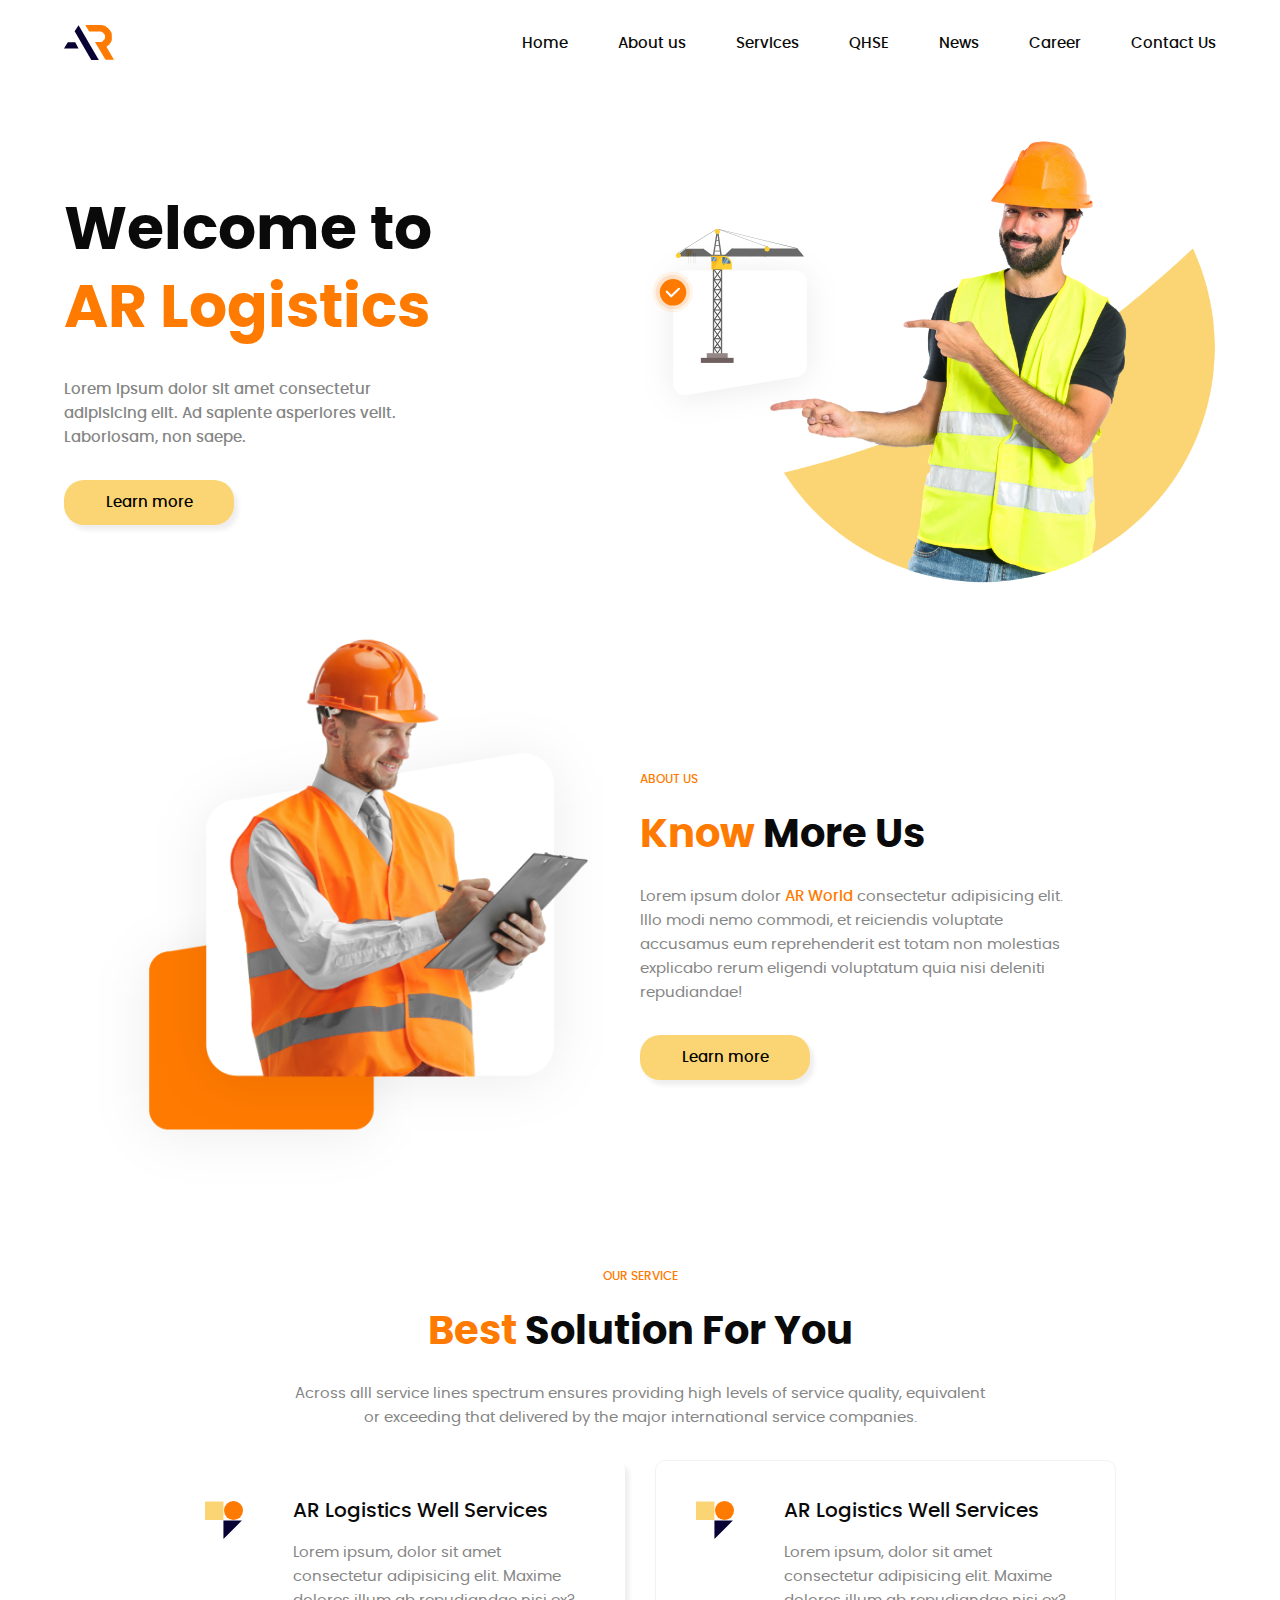
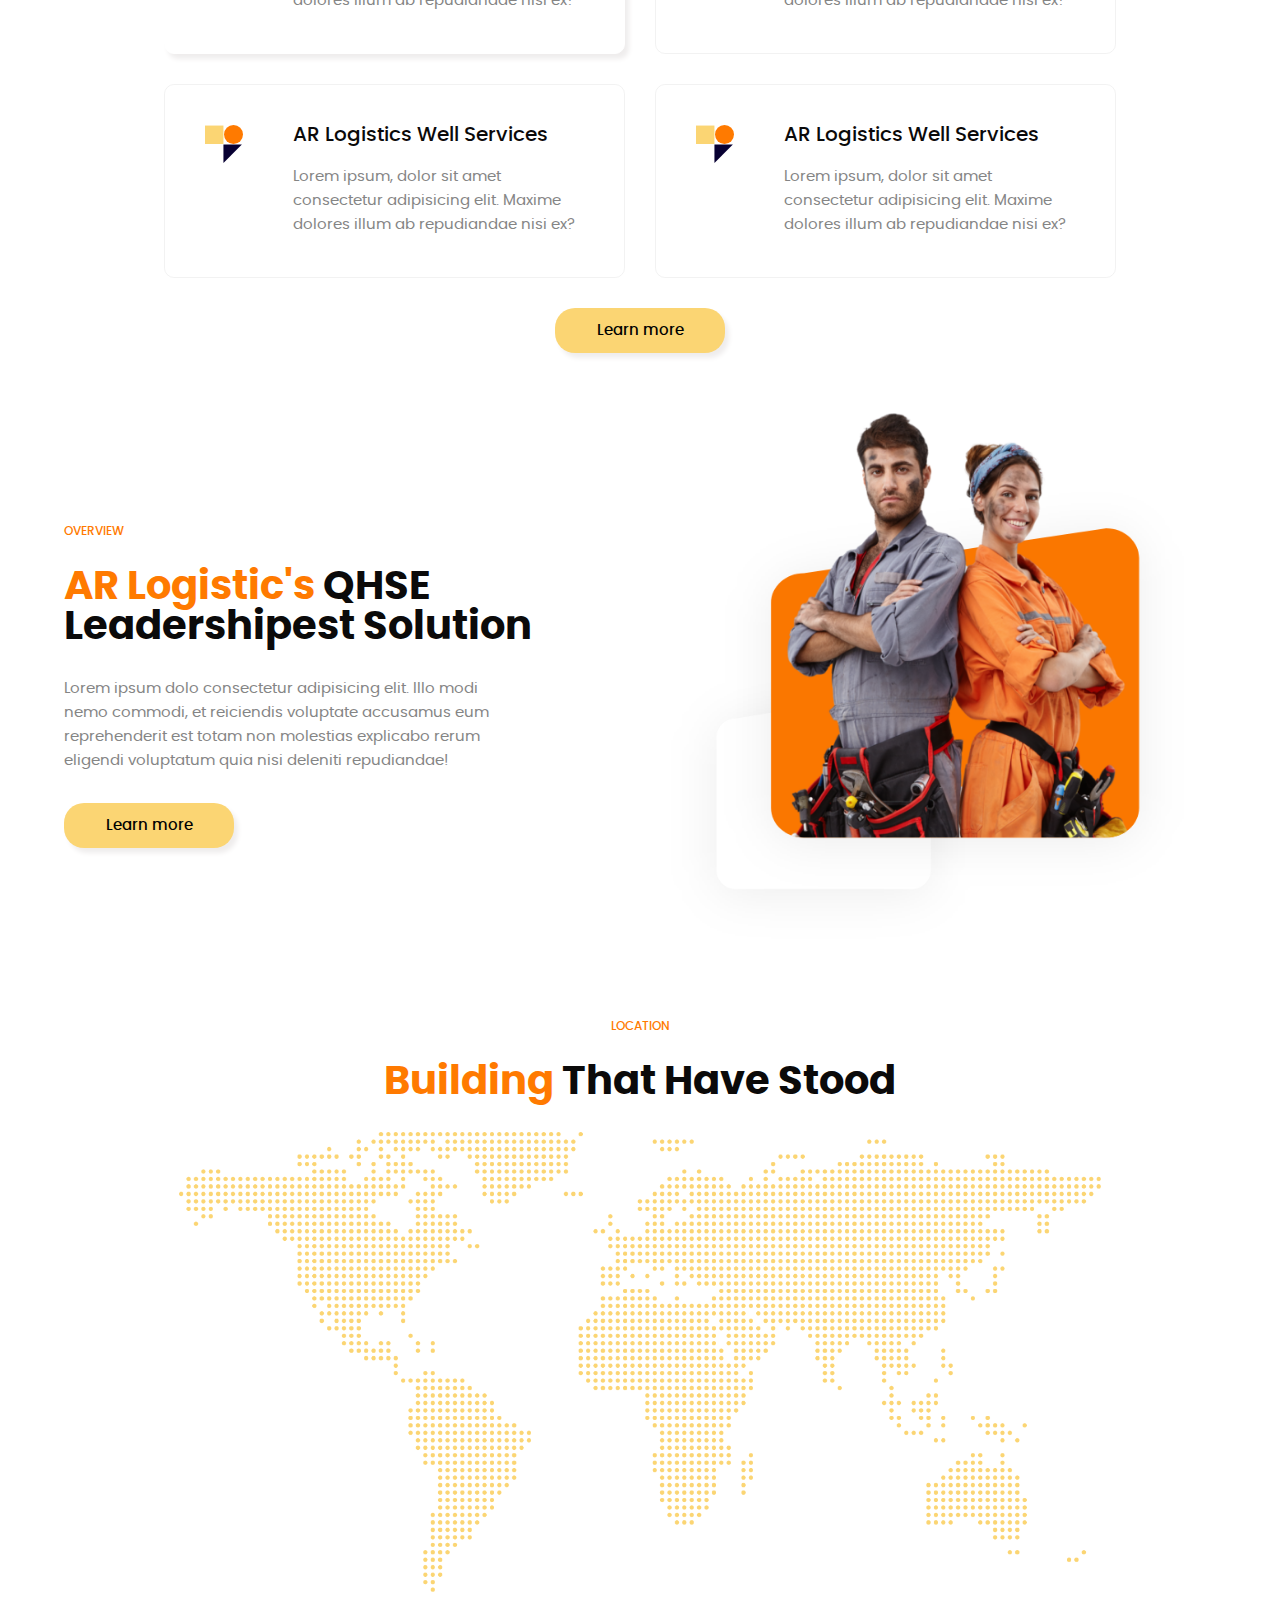
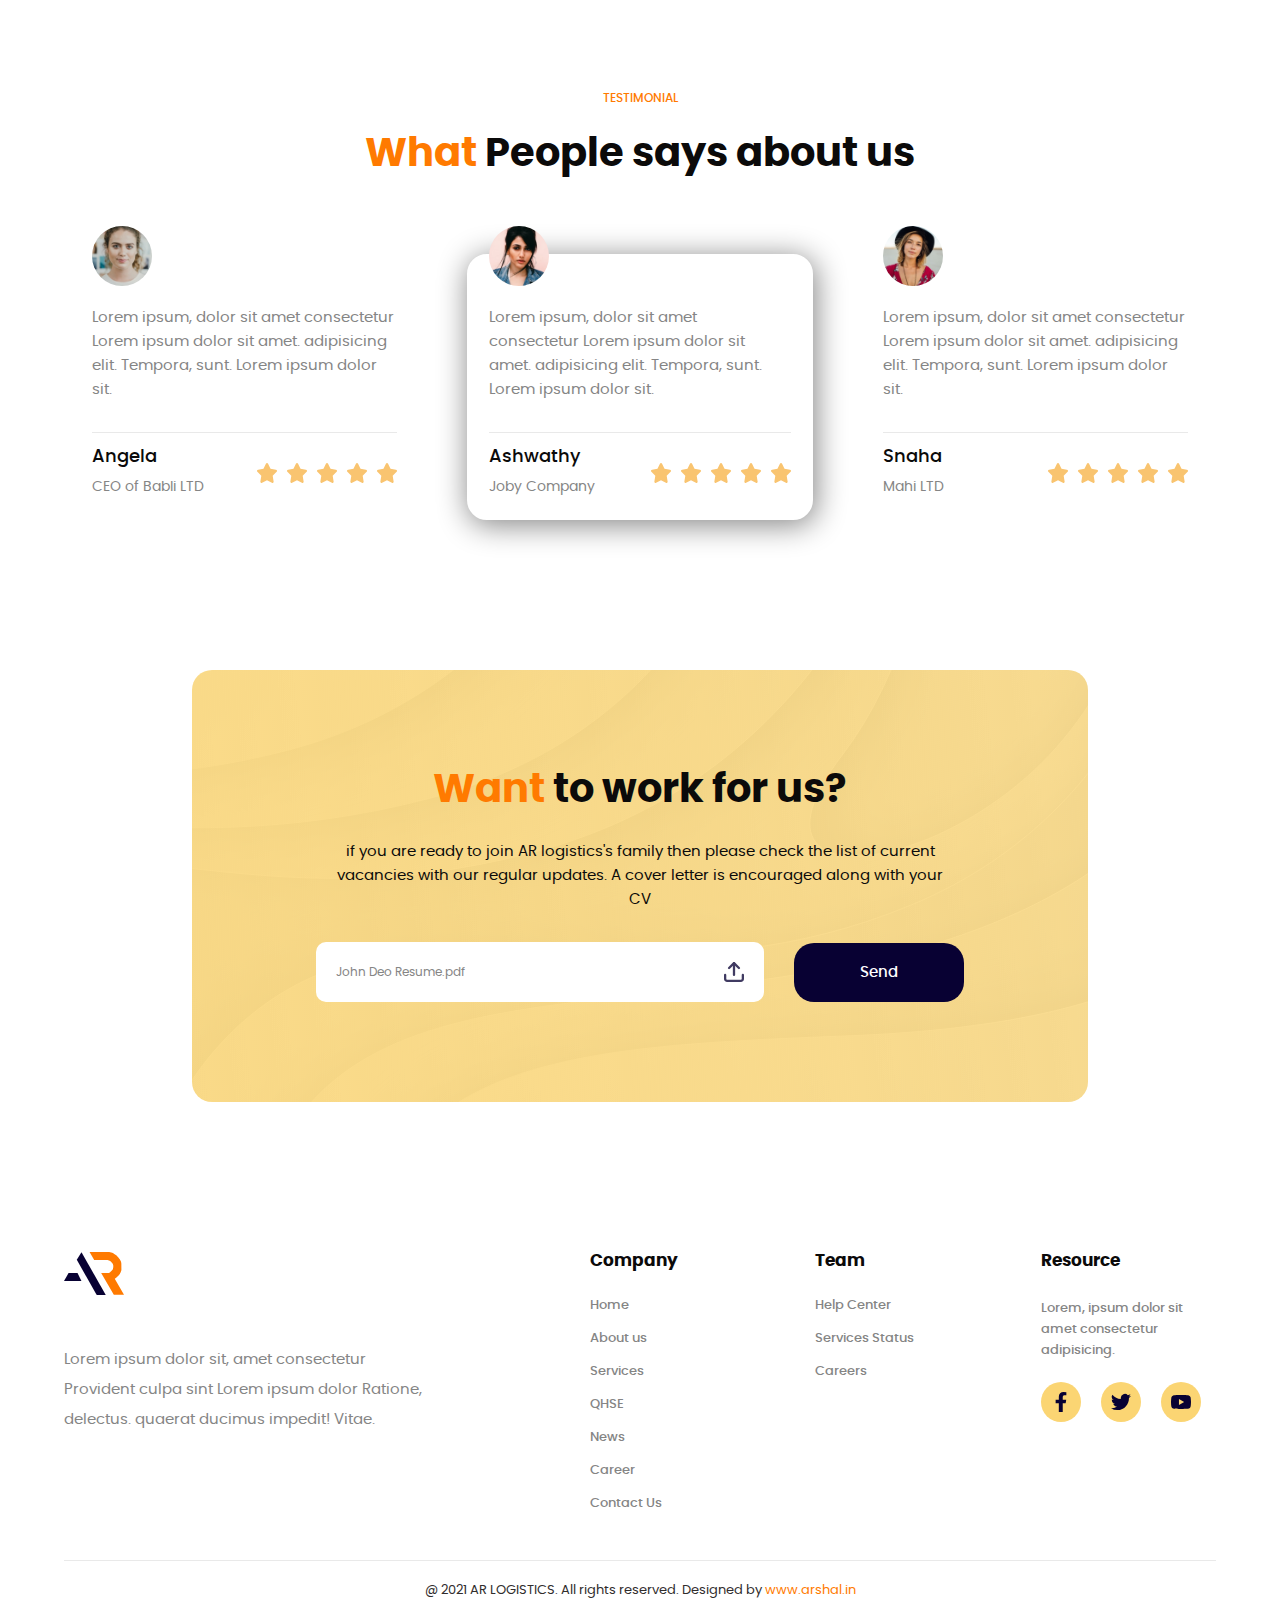
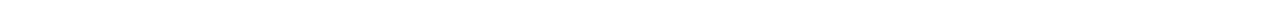
<file: AR-logistics/index.html>
<!DOCTYPE html>
<html lang="en">
    <head>
        <meta charset="UTF-8" />
        <meta http-equiv="X-UA-Compatible" content="IE=edge" />
        <meta name="viewport" content="width=device-width, initial-scale=1.0" />
        <title>AR Logistics</title>
        <link rel="stylesheet" href="./assets/css/style.css" />
        <link
            rel="shortcut icon"
            href="./assets/images/AR - logo.svg"
            type="image/x-icon"
        />
    </head>
    <body>
        <!-------------------------------------------------------------header----------------------------------------------->
        <header class="wrapper">
            <h1 class="left">
                <a href="index.html">
                    <img src="./assets/images/AR - logo.svg" alt="Logo" />
                </a>
            </h1>
            <ul class="right">
                <li><a href="index.html">Home</a></li>
                <li><a href="#about">About us</a></li>
                <li><a href="#service">Services</a></li>
                <li><a href="#">QHSE</a></li>
                <li><a href="#">News</a></li>
                <li><a href="#overview">Career</a></li>
                <li><a href="#join">Contact Us</a></li>
            </ul>
            <div id="menu-icon">
                <img src="./assets/images/menu.svg" alt="Menu Icon" />
            </div>
            <ul id="menu">
                <li><a href="index.html">Home</a></li>
                <li><a href="#about">About us</a></li>
                <li><a href="#service">Services</a></li>
                <li><a href="#">QHSE</a></li>
                <li><a href="#">News</a></li>
                <li><a href="#overview">Career</a></li>
                <li><a href="#join">Contact Us</a></li>
            </ul>
        </header>

        <!-------------------------------------------------------------#spotlight ----------------------------------------------->

        <section id="spotlight" class="wrapper">
            <div class="left">
                <h2>Welcome to <span>AR Logistics</span></h2>
                <p>
                    Lorem ipsum dolor sit amet consectetur adipisicing elit. Ad
                    sapiente asperiores velit. Laboriosam, non saepe.
                </p>
                <button>Learn more</button>
            </div>
            <div class="right">
                <div class="image">
                    <img src="./assets/images/spot - vector.svg" alt="Image" />
                </div>
                <div class="image-two">
                    <img
                        src="./assets/images/spotlight - image - 01.png"
                        alt="Image"
                    />
                </div>
            </div>
        </section>

        <!-------------------------------------------------------------#about ----------------------------------------------->

        <section id="about" class="wrapper">
            <div class="left">
                <img src="./assets/images/more - us - image.png" alt="Image" />
            </div>
            <div class="right">
                <h6>About us</h6>
                <h2><span>Know</span> More Us</h2>
                <p>
                    Lorem ipsum dolor <span>AR World</span> consectetur
                    adipisicing elit. Illo modi nemo commodi, et reiciendis
                    voluptate accusamus eum reprehenderit est totam non
                    molestias explicabo rerum eligendi voluptatum quia nisi
                    deleniti repudiandae!
                </p>
                <button>Learn more</button>
            </div>
        </section>

        <!-------------------------------------------------------------#service ----------------------------------------------->

        <section id="service" class="wrapper">
            <h6>Our Service</h6>
            <h2><span>Best</span> Solution For You</h2>
            <p>
                Across alll service lines spectrum ensures providing high levels
                of service quality, equivalent or exceeding that delivered by
                the major international service companies.
            </p>
            <ul>
                <li>
                    <div class="left">
                        <img
                            src="./assets/images/services - image.svg"
                            alt="Icon"
                        />
                    </div>
                    <div class="right">
                        <h4>AR Logistics Well Services</h4>
                        <p>
                            Lorem ipsum, dolor sit amet consectetur adipisicing
                            elit. Maxime dolores illum ab repudiandae nisi ex?
                        </p>
                    </div>
                </li>
                <li>
                    <div class="left">
                        <img
                            src="./assets/images/services - image.svg"
                            alt="Icon"
                        />
                    </div>
                    <div class="right">
                        <h4>AR Logistics Well Services</h4>
                        <p>
                            Lorem ipsum, dolor sit amet consectetur adipisicing
                            elit. Maxime dolores illum ab repudiandae nisi ex?
                        </p>
                    </div>
                </li>
                <li>
                    <div class="left">
                        <img
                            src="./assets/images/services - image.svg"
                            alt="Icon"
                        />
                    </div>
                    <div class="right">
                        <h4>AR Logistics Well Services</h4>
                        <p>
                            Lorem ipsum, dolor sit amet consectetur adipisicing
                            elit. Maxime dolores illum ab repudiandae nisi ex?
                        </p>
                    </div>
                </li>
                <li>
                    <div class="left">
                        <img
                            src="./assets/images/services - image.svg"
                            alt="Icon"
                        />
                    </div>
                    <div class="right">
                        <h4>AR Logistics Well Services</h4>
                        <p>
                            Lorem ipsum, dolor sit amet consectetur adipisicing
                            elit. Maxime dolores illum ab repudiandae nisi ex?
                        </p>
                    </div>
                </li>
            </ul>
            <button>Learn more</button>
        </section>

        <!-------------------------------------------------------------#overview ----------------------------------------------->

        <section id="overview" class="wrapper">
            <div class="left">
                <h6>Overview</h6>
                <h2><span>AR Logistic's</span> QHSE Leadershipest Solution</h2>
                <p>
                    Lorem ipsum dolo consectetur adipisicing elit. Illo modi
                    nemo commodi, et reiciendis voluptate accusamus eum
                    reprehenderit est totam non molestias explicabo rerum
                    eligendi voluptatum quia nisi deleniti repudiandae!
                </p>
                <button>Learn more</button>
            </div>
            <div class="right">
                <img
                    src="./assets/images/leadershipest - image.png"
                    alt="Image"
                />
            </div>
        </section>

        <!-------------------------------------------------------------#location ----------------------------------------------->

        <section id="location" class="wrapper">
            <h6>Location</h6>
            <h2><span>Building</span> That Have Stood</h2>
            <div class="map">
                <img src="./assets/images/map - image.png" alt="Map Image" />
            </div>
        </section>

        <!-------------------------------------------------------------#testimonial ----------------------------------------------->

        <section id="testimonial" class="wrapper">
            <h6>Testimonial</h6>
            <h2><span>What</span> People says about us</h2>
            <ul>
                <li>
                    <div class="profile">
                        <img
                            src="./assets/images/person 1.jpg"
                            alt="Profile Image"
                        />
                    </div>
                    <p>
                        Lorem ipsum, dolor sit amet consectetur Lorem ipsum
                        dolor sit amet. adipisicing elit. Tempora, sunt. Lorem
                        ipsum dolor sit.
                    </p>
                    <div class="author">
                        <div class="author-details">
                            <h5>Angela</h5>
                            <p>CEO of Babli LTD</p>
                        </div>
                        <div class="stars">
                            <div class="star">
                                <img
                                    src="./assets/images/Icon awesome-star.svg"
                                    alt="Star Icon"
                                />
                            </div>
                            <div class="star">
                                <img
                                    src="./assets/images/Icon awesome-star.svg"
                                    alt="Star Icon"
                                />
                            </div>
                            <div class="star">
                                <img
                                    src="./assets/images/Icon awesome-star.svg"
                                    alt="Star Icon"
                                />
                            </div>
                            <div class="star">
                                <img
                                    src="./assets/images/Icon awesome-star.svg"
                                    alt="Star Icon"
                                />
                            </div>
                            <div class="star">
                                <img
                                    src="./assets/images/Icon awesome-star.svg"
                                    alt="Star Icon"
                                />
                            </div>
                        </div>
                    </div>
                </li>
                <li>
                    <div class="profile">
                        <img
                            src="./assets/images/person 2.jpg"
                            alt="Profile Image"
                        />
                    </div>
                    <p>
                        Lorem ipsum, dolor sit amet consectetur Lorem ipsum
                        dolor sit amet. adipisicing elit. Tempora, sunt. Lorem
                        ipsum dolor sit.
                    </p>
                    <div class="author">
                        <div class="author-details">
                            <h5>Ashwathy</h5>
                            <p>Joby Company</p>
                        </div>
                        <div class="stars">
                            <div class="star">
                                <img
                                    src="./assets/images/Icon awesome-star.svg"
                                    alt="Star Icon"
                                />
                            </div>
                            <div class="star">
                                <img
                                    src="./assets/images/Icon awesome-star.svg"
                                    alt="Star Icon"
                                />
                            </div>
                            <div class="star">
                                <img
                                    src="./assets/images/Icon awesome-star.svg"
                                    alt="Star Icon"
                                />
                            </div>
                            <div class="star">
                                <img
                                    src="./assets/images/Icon awesome-star.svg"
                                    alt="Star Icon"
                                />
                            </div>
                            <div class="star">
                                <img
                                    src="./assets/images/Icon awesome-star.svg"
                                    alt="Star Icon"
                                />
                            </div>
                        </div>
                    </div>
                </li>
                <li>
                    <div class="profile">
                        <img
                            src="./assets/images/person 3.jpg"
                            alt="Profile Image"
                        />
                    </div>
                    <p>
                        Lorem ipsum, dolor sit amet consectetur Lorem ipsum
                        dolor sit amet. adipisicing elit. Tempora, sunt. Lorem
                        ipsum dolor sit.
                    </p>
                    <div class="author">
                        <div class="author-details">
                            <h5>Snaha</h5>
                            <p>Mahi LTD</p>
                        </div>
                        <div class="stars">
                            <div class="star">
                                <img
                                    src="./assets/images/Icon awesome-star.svg"
                                    alt="Star Icon"
                                />
                            </div>
                            <div class="star">
                                <img
                                    src="./assets/images/Icon awesome-star.svg"
                                    alt="Star Icon"
                                />
                            </div>
                            <div class="star">
                                <img
                                    src="./assets/images/Icon awesome-star.svg"
                                    alt="Star Icon"
                                />
                            </div>
                            <div class="star">
                                <img
                                    src="./assets/images/Icon awesome-star.svg"
                                    alt="Star Icon"
                                />
                            </div>
                            <div class="star">
                                <img
                                    src="./assets/images/Icon awesome-star.svg"
                                    alt="Star Icon"
                                />
                            </div>
                        </div>
                    </div>
                </li>
            </ul>
        </section>

        <!-------------------------------------------------------------#join ----------------------------------------------->

        <section id="join" class="wrapper">
            <h2><span>Want</span> to work for us?</h2>
            <p>
                if you are ready to join AR logistics's family then please check
                the list of current vacancies with our regular updates. A cover
                letter is encouraged along with your CV
            </p>
            <div class="container">
                <div class="input">
                    <input type="file" id="file" />
                    <label for="file">
                        <span>John Deo Resume.pdf</span>
                        <div class="icon">
                            <img
                                src="./assets/images/Icon feather-upload.svg"
                                alt="Upload Icon"
                            />
                        </div>
                    </label>
                </div>
                <button type="submit">Send</button>
            </div>
        </section>

        <!------------------------------------------------------------- footer ----------------------------------------------->

        <footer class="wrapper">
            <div class="top">
                <div class="top-left">
                    <h1>
                        <a href="index.html"
                            ><img
                                src="./assets/images/AR - logo.svg"
                                alt="Logo"
                        /></a>
                    </h1>
                    <p>
                        Lorem ipsum dolor sit, amet consectetur Provident culpa
                        sint Lorem ipsum dolor Ratione, delectus. quaerat
                        ducimus impedit! Vitae.
                    </p>
                </div>
                <ul>
                    <li>
                        <h3>Company</h3>
                        <a href="index.html">Home</a>
                        <a href="#about">About us</a>
                        <a href="#service">Services</a>
                        <a href="#">QHSE</a>
                        <a href="#">News</a>
                        <a href="#overview">Career</a>
                        <a href="#join">Contact Us</a>
                    </li>
                    <li>
                        <h3>Team</h3>
                        <a href="#">Help Center</a>
                        <a href="#">Services Status</a>
                        <a href="#">Careers</a>
                    </li>
                    <li>
                        <h3>Resource</h3>
                        <p>
                            Lorem, ipsum dolor sit amet consectetur adipisicing.
                        </p>
                        <div class="social-icons">
                            <div class="social-icon">
                                <img
                                    src="./assets/images/Icon awesome-facebook-f.svg"
                                    alt="Facebook"
                                />
                            </div>
                            <div class="social-icon">
                                <img
                                    src="./assets/images/Icon awesome-twitter.svg"
                                    alt="Twitter"
                                />
                            </div>
                            <div class="social-icon">
                                <img
                                    src="./assets/images/Icon awesome-youtube.svg"
                                    alt="Youtube"
                                />
                            </div>
                        </div>
                    </li>
                </ul>
            </div>
            <div class="bottom">
                <p>
                    @ 2021 AR LOGISTICS. All rights reserved. Designed by
                    <span
                        ><a href="https://www.arshal.in/"
                            >www.arshal.in</a
                        ></span
                    >
                </p>
            </div>
        </footer>

        <script src="./assets/js/script.js"></script>
    </body>
</html>
</file>
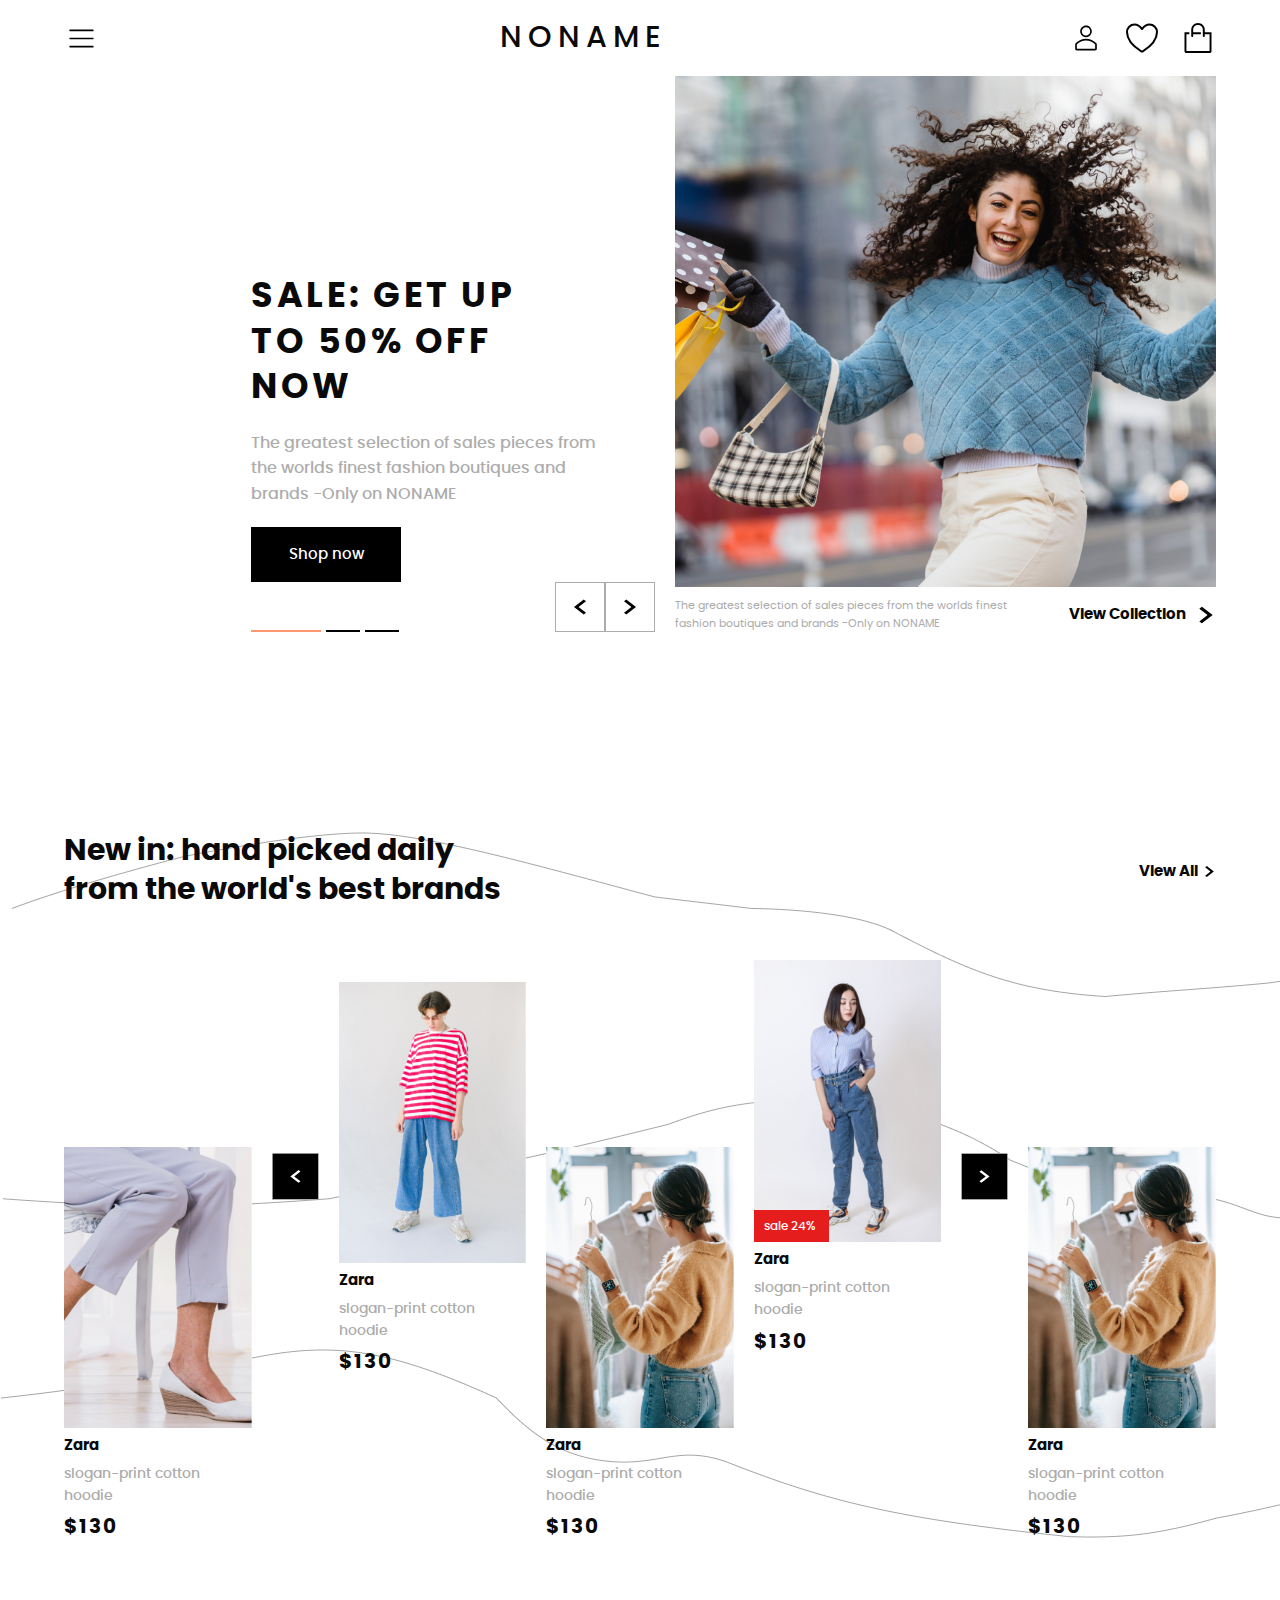
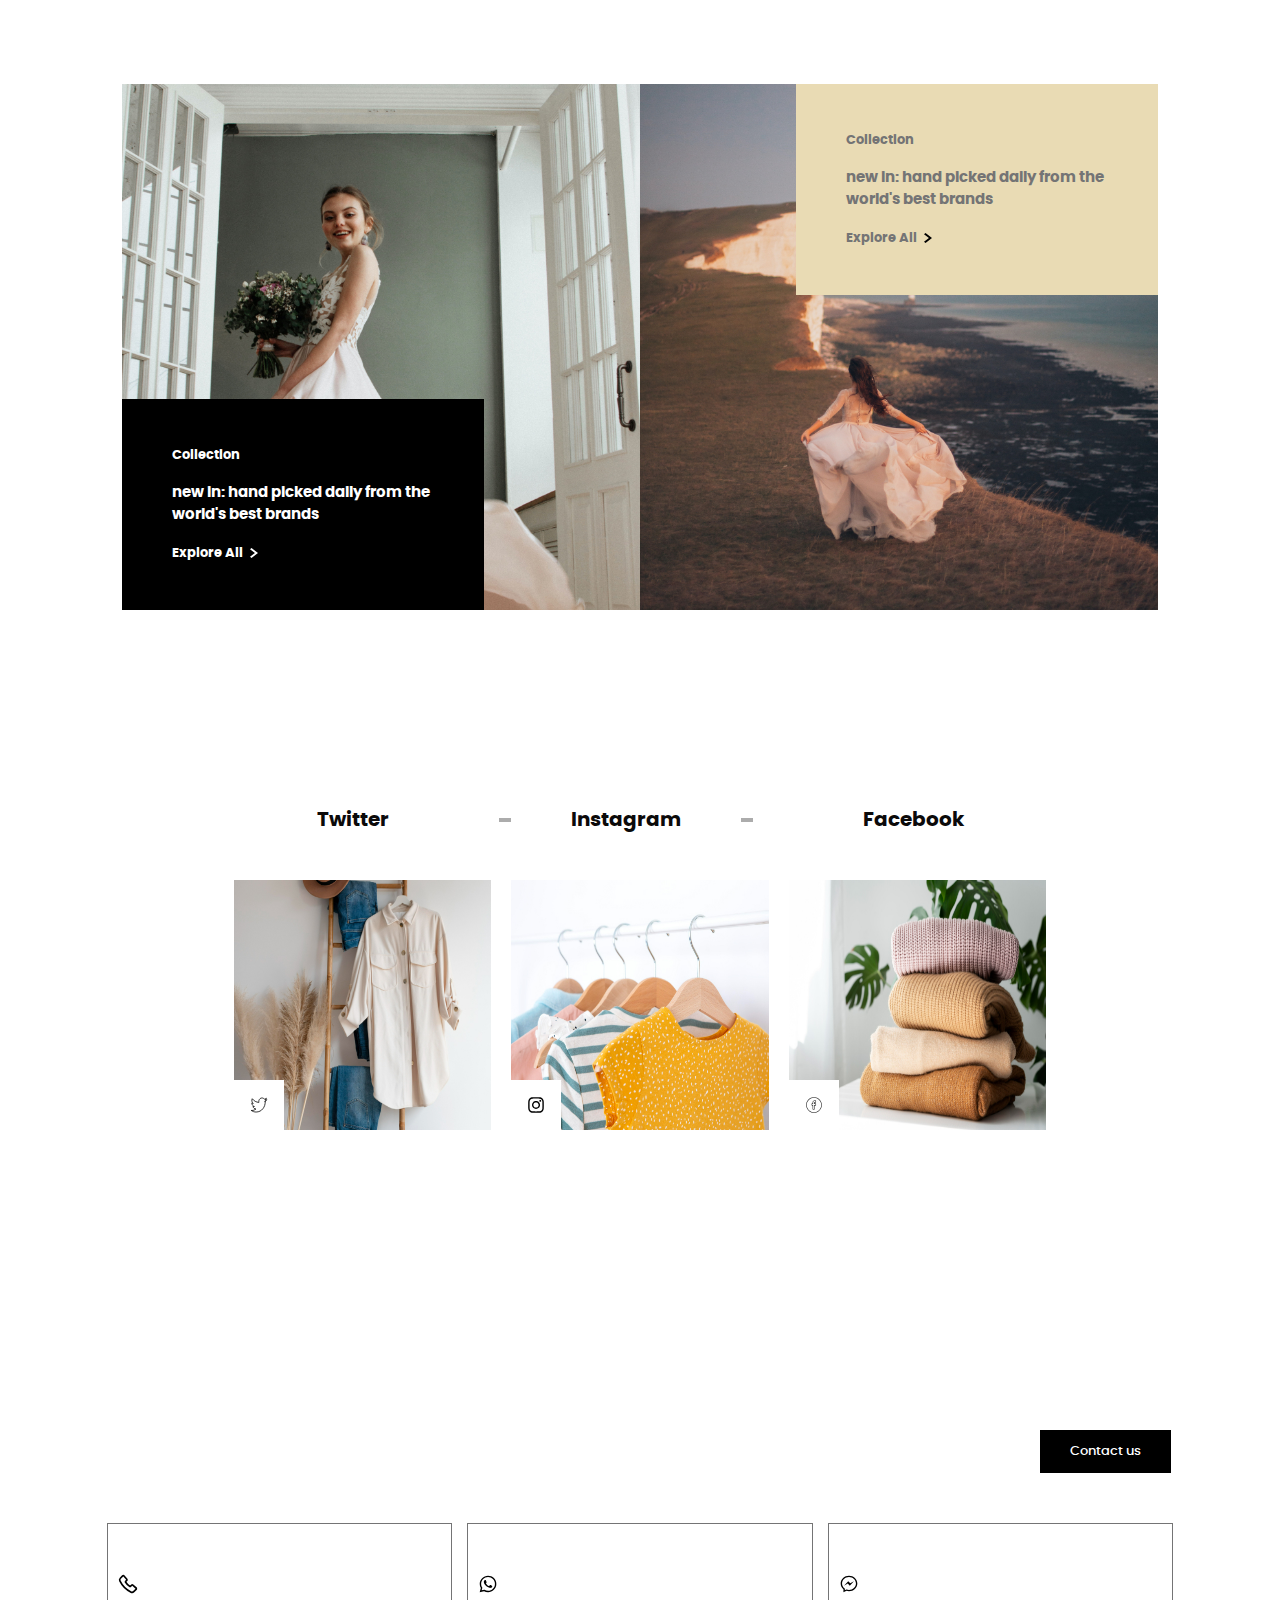
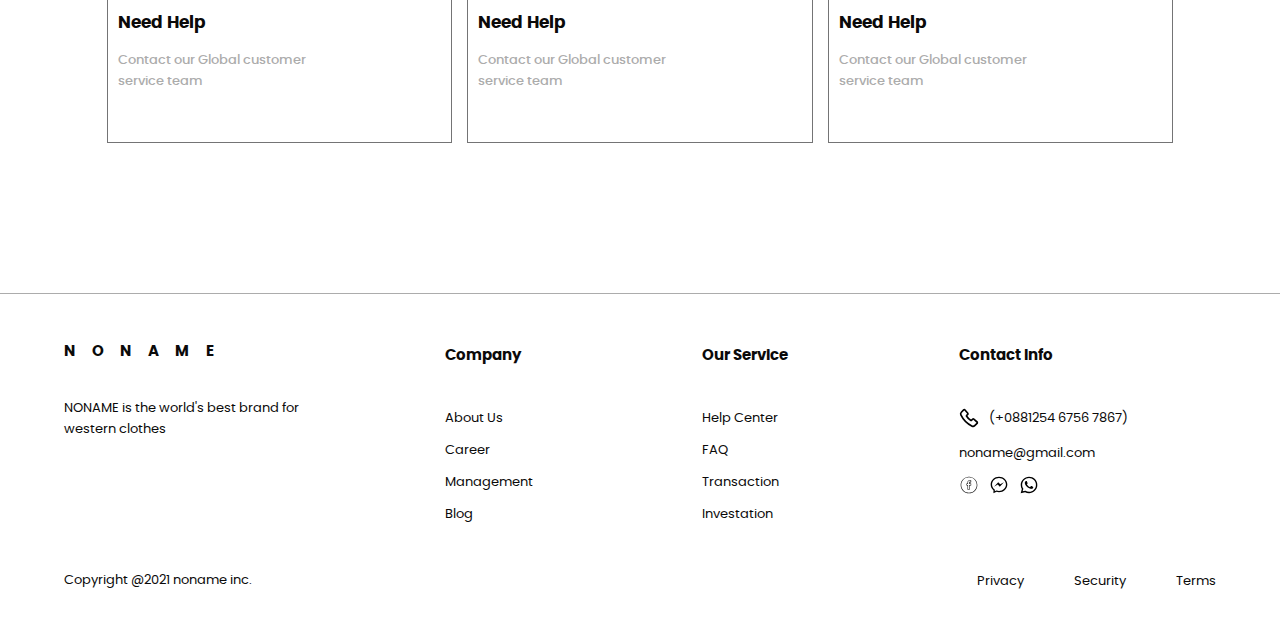
<file: fashion/index.html>
<!DOCTYPE html>
<html lang="en">
    <head>
        <meta charset="UTF-8" />
        <meta http-equiv="X-UA-Compatible" content="IE=edge" />
        <meta name="viewport" content="width=device-width, initial-scale=1.0" />
        <title>noname</title>
        <link rel="stylesheet" href="./assets/css/style.css" />
        <link
            rel="shortcut icon"
            href="./assets/images/Bag-Default.svg"
            type="image/x-icon"
        />
    </head>
    <body>
        <header class="wrapper">
            <div class="header-top">
                <div class="left">
                    <img
                        id="menu-icon"
                        src="./assets/images/menu.svg"
                        alt="Menu Icon"
                    />
                </div>
                <div class="middle">
                    <h1>Noname</h1>
                </div>
                <ul class="right">
                    <li>
                        <a href="#">
                            <img
                                src="./assets/images/Avatar-outline.svg"
                                alt="Avatar"
                            />
                        </a>
                    </li>
                    <li>
                        <a href="#">
                            <img
                                src="./assets/images/Heart-noti.svg"
                                alt="Wishlist Icon"
                            />
                        </a>
                    </li>
                    <li>
                        <a href="#">
                            <img
                                src="./assets/images/Cart-noti.svg"
                                alt="Cart Icon"
                            />
                        </a>
                    </li>
                </ul>
            </div>
            <div class="header-bottom" id="menu">
                <ul class="category">
                    <li><a href="#">Shop Women</a></li>
                    <li><a href="#">Shop Men</a></li>
                    <li><a href="#">Kids Wear</a></li>
                </ul>
                <ul class="brand">
                    <li><a href="#">Alexandor mcQueen</a></li>
                    <li><a href="#">Armani Jeans</a></li>
                    <li><a href="#">Burberry</a></li>
                    <li><a href="#">Doice & Gabbana</a></li>
                    <li><a href="#">Gucci</a></li>
                    <li><a href="#">Versace</a></li>
                    <li><a href="#">Philip Plein</a></li>
                    <li>
                        <a href="#"><p>+46 Brands</p></a>
                    </li>
                </ul>
            </div>
        </header>

        <!--------------------------------------------------header ends----------------------------------------->

        <section id="spotlight" class="wrapper">
            <div class="spotlight-left">
                <h2>SALE: GET UP TO 50% OFF NOW</h2>
                <p>
                    The greatest selection of sales pieces from the worlds
                    finest fashion boutiques and brands -Only on NONAME
                </p>
                <button>Shop now</button>
                <div class="left-bottom">
                    <ul class="lines">
                        <li></li>
                        <li></li>
                        <li></li>
                    </ul>
                    <ul class="arrow">
                        <li>
                            <img
                                src="./assets/images/next-Default.svg"
                                alt="Arrow Icon"
                            />
                        </li>
                        <li>
                            <img
                                src="./assets/images/next-Default.svg"
                                alt="Arrow Icon"
                            />
                        </li>
                    </ul>
                </div>
            </div>
            <div class="spotlight-right">
                <div class="spotlight-image">
                    <img
                        src="./assets/images/Landingpage-pic.jpg"
                        alt="Image"
                    />
                </div>
                <div class="spotlight-right-bottom">
                    <p>
                        The greatest selection of sales pieces from the worlds
                        finest fashion boutiques and brands -Only on NONAME
                    </p>
                    <span
                        >View Collection
                        <div class="arrow">
                            <img
                                src="./assets/images/next-Default.svg"
                                alt="Arrow Icon"
                            />
                        </div>
                    </span>
                </div>
            </div>
        </section>

        <!--------------------------------------------------#spotlight ends----------------------------------------->

        <section id="brands">
            <section class="wrapper">
                <div class="brands-top">
                    <h2>
                        New in: hand picked daily from the world's best brands
                    </h2>
                    <div class="nav">
                        <span>View All</span>
                        <div class="arrow">
                            <img
                                src="./assets/images/next-Default.svg"
                                alt="Arrow"
                            />
                        </div>
                    </div>
                </div>
                <ul class="brands-bottom">
                    <li class="product">
                        <div class="image">
                            <img
                                src="./assets/images/New-in-1.jpg"
                                alt="Product Image"
                            />
                        </div>
                        <h6>Zara</h6>
                        <p>slogan-print cotton hoodie</p>
                        <h5>$130</h5>
                    </li>
                    <li class="black-arrow rotate">
                        <img
                            src="./assets/images/black-bg-arrow.svg"
                            alt="Arrow"
                        />
                    </li>
                    <li class="product top">
                        <div class="image">
                            <img
                                src="./assets/images/New-in-2.jpg"
                                alt="Product Image"
                            />
                        </div>
                        <h6>Zara</h6>
                        <p>slogan-print cotton hoodie</p>
                        <h5>$130</h5>
                    </li>
                    <li class="product">
                        <div class="image">
                            <img
                                src="./assets/images/New-in-4.jpg"
                                alt="Product Image"
                            />
                        </div>
                        <h6>Zara</h6>
                        <p>slogan-print cotton hoodie</p>
                        <h5>$130</h5>
                    </li>
                    <li class="product top">
                        <div class="image">
                            <img
                                src="./assets/images/New-in-3.jpg"
                                alt="product Image"
                            />
                        </div>
                        <h6>Zara</h6>
                        <p>slogan-print cotton hoodie</p>
                        <h5>$130</h5>
                        <span>sale 24%</span>
                    </li>
                    <li class="black-arrow">
                        <img
                            src="./assets/images/black-bg-arrow.svg"
                            alt="Arrow"
                        />
                    </li>
                    <li class="product">
                        <div class="image">
                            <img
                                src="./assets/images/New-in-4.jpg"
                                alt="Product Image"
                            />
                        </div>
                        <h6>Zara</h6>
                        <p>slogan-print cotton hoodie</p>
                        <h5>$130</h5>
                    </li>
                </ul>
            </section>
        </section>

        <!--------------------------------------------------#brands ends----------------------------------------->

        <section id="collection" class="wrapper">
            <ul>
                <li>
                    <div class="image">
                        <img
                            src="./assets/images/collection-new-in-1.jpg"
                            alt="Image"
                        />
                    </div>
                    <div class="container">
                        <h6>Collection</h6>
                        <h3>
                            new in: hand picked daily from the world's best
                            brands
                        </h3>
                        <div class="nav">
                            <span>Explore All</span>
                            <div class="arrow">
                                <img
                                    src="./assets/images/next-Default.svg"
                                    alt="Arrow"
                                />
                            </div>
                        </div>
                    </div>
                </li>
                <li>
                    <div class="image">
                        <img
                            src="./assets/images/collection-new-in-2.jpg"
                            alt="Image"
                        />
                    </div>
                    <div class="container">
                        <h6>Collection</h6>
                        <h3>
                            new in: hand picked daily from the world's best
                            brands
                        </h3>
                        <div class="nav">
                            <span>Explore All</span>
                            <div class="arrow">
                                <img
                                    src="./assets/images/next-Default.svg"
                                    alt="Arrow"
                                />
                            </div>
                        </div>
                    </div>
                </li>
            </ul>
        </section>

        <!--------------------------------------------------#collection ends----------------------------------------->

        <section id="social-media" class="wrapper">
            <ul class="top">
                <li><h4>Twitter</h4></li>
                <li><div class="line left"></div></li>
                <li>
                    <h4>Instagram</h4>
                </li>
                <li>
                    <div class="line right"></div>
                </li>
                <li>
                    <h4>Facebook</h4>
                </li>
            </ul>
            <ul class="bottom">
                <li>
                    <div class="image">
                        <img src="./assets/images/Twitter-ad.jpg" alt="Image" />
                    </div>
                    <div class="icon">
                        <img
                            src="./assets/images/twitter-bg.svg"
                            alt="Twitter Icon"
                        />
                    </div>
                </li>
                <li>
                    <div class="image">
                        <img src="./assets/images/Insta-ad.jpg" alt="Image" />
                    </div>
                    <div class="icon">
                        <img
                            src="./assets/images/Insta-bg.svg"
                            alt="Instagram icon"
                        />
                    </div>
                </li>
                <li>
                    <div class="image">
                        <img src="./assets/images/FB-ad.jpg" alt="Image" />
                    </div>
                    <div class="icon">
                        <img
                            src="./assets/images/FB-bg.svg"
                            alt="Facebook Icon"
                        />
                    </div>
                </li>
            </ul>
        </section>

        <!--------------------------------------------------#social-media ends----------------------------------------->

        <section id="contact" class="wrapper">
            <div class="contact-top">
                <button>Contact us</button>
            </div>
            <ul class="contact-bottom">
                <li>
                    <div class="icon">
                        <img
                            src="./assets/images/Phone-default.svg"
                            alt="Phone Icon"
                        />
                    </div>
                    <h5>Need Help</h5>
                    <p>Contact our Global customer service team</p>
                </li>
                <li>
                    <div class="icon">
                        <img
                            src="./assets/images/whatsapp-default.svg"
                            alt="WhatsApp Icon"
                        />
                    </div>
                    <h5>Need Help</h5>
                    <p>Contact our Global customer service team</p>
                </li>
                <li>
                    <div class="icon">
                        <img
                            src="./assets/images/Messenger-default.svg"
                            alt="Messenger icon"
                        />
                    </div>
                    <h5>Need Help</h5>
                    <p>Contact our Global customer service team</p>
                </li>
            </ul>
        </section>

        <!--------------------------------------------------#contact ends----------------------------------------->

        <footer>
            <div class="footer-top wrapper">
                <div class="footer-top-left">
                    <h1>Noname</h1>
                    <p>NONAME is the world's best brand for western clothes</p>
                </div>
                <div class="footer-top-right">
                    <div class="menu">
                        <h4>Company</h4>
                        <ul>
                            <li>
                                <a href="#">About Us</a>
                            </li>
                            <li>
                                <a href="#">Career</a>
                            </li>
                            <li>
                                <a href="#">Management</a>
                            </li>
                            <li>
                                <a href="#">Blog</a>
                            </li>
                        </ul>
                    </div>
                    <div class="menu">
                        <h4>Our Service</h4>
                        <ul>
                            <li>
                                <a href="#">Help Center</a>
                            </li>
                            <li>
                                <a href="#">FAQ</a>
                            </li>
                            <li>
                                <a href="#">Transaction</a>
                            </li>
                            <li>
                                <a href="#">Investation</a>
                            </li>
                        </ul>
                    </div>
                    <div class="menu">
                        <h4>Contact Info</h4>
                        <ul>
                            <li>
                                <div class="tel">
                                    <div class="tel-icon">
                                        <img
                                            src="./assets/images/Phone-default.svg"
                                            alt="Tel Icon"
                                        />
                                    </div>
                                    <a href="tel:+0881254 6756 7867"
                                        >(+0881254 6756 7867)</a
                                    >
                                </div>
                            </li>
                            <li>
                                <a href="mailto:noname@gmail.com"
                                    >noname@gmail.com</a
                                >
                            </li>
                            <li>
                                <div class="social">
                                    <div class="social-icon">
                                        <a href="#"
                                            ><img
                                                src="./assets/images/Fb-default.svg"
                                                alt="Facebook Icon"
                                        /></a>
                                    </div>
                                    <div class="social-icon">
                                        <a href="#"
                                            ><img
                                                src="./assets/images/Messenger-default.svg"
                                                alt="Messenger Icon"
                                        /></a>
                                    </div>
                                    <div class="social-icon">
                                        <a href="#"
                                            ><img
                                                src="./assets/images/whatsapp-default.svg"
                                                alt="WhatsApp Icon"
                                        /></a>
                                    </div>
                                </div>
                            </li>
                        </ul>
                    </div>
                </div>
            </div>
            <div class="footer-bottom wrapper">
                <p>Copyright @2021 noname inc.</p>
                <div class="menu-items">
                    <a href="#">Privacy</a>
                    <a href="#">Security</a>
                    <a href="#">Terms</a>
                </div>
            </div>
        </footer>

        <!--------------------------------------------------footer ends----------------------------------------->

        <script src="./assets/js/script.js"></script>
    </body>
</html>
</file>
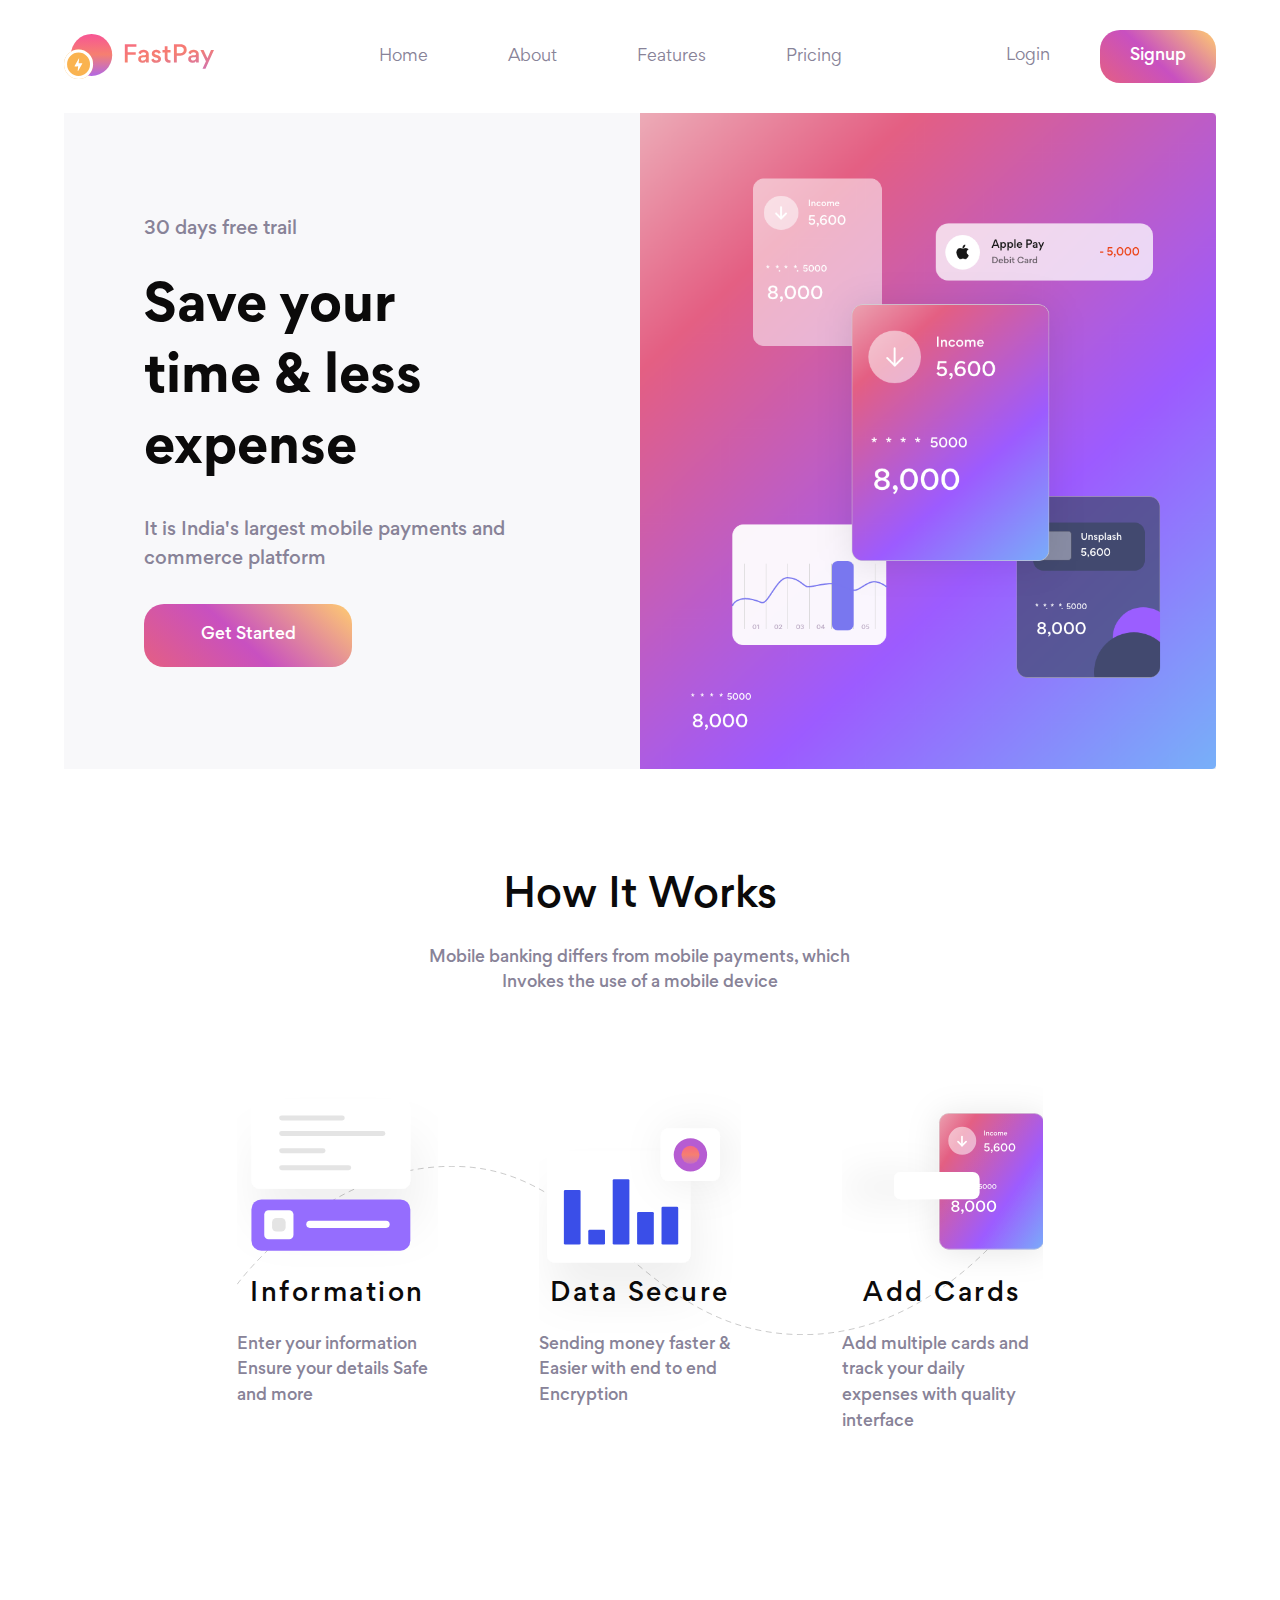
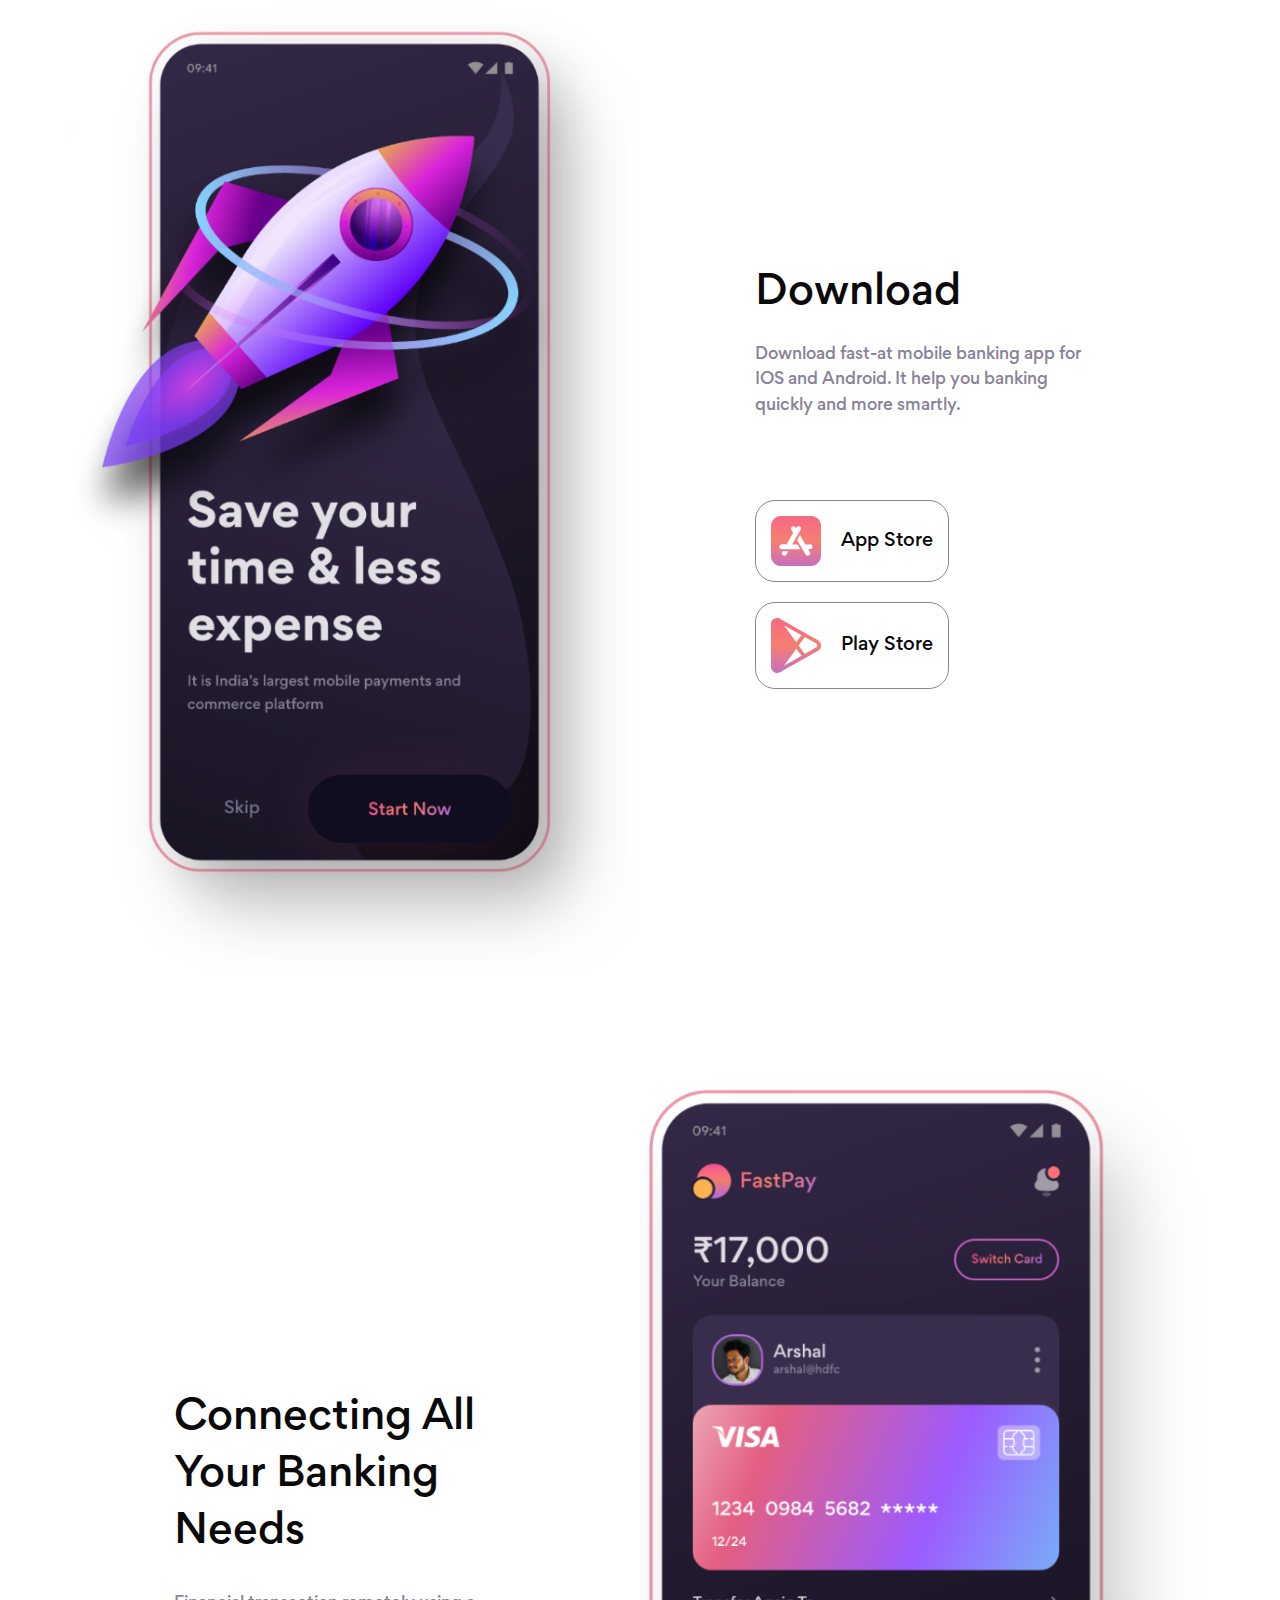
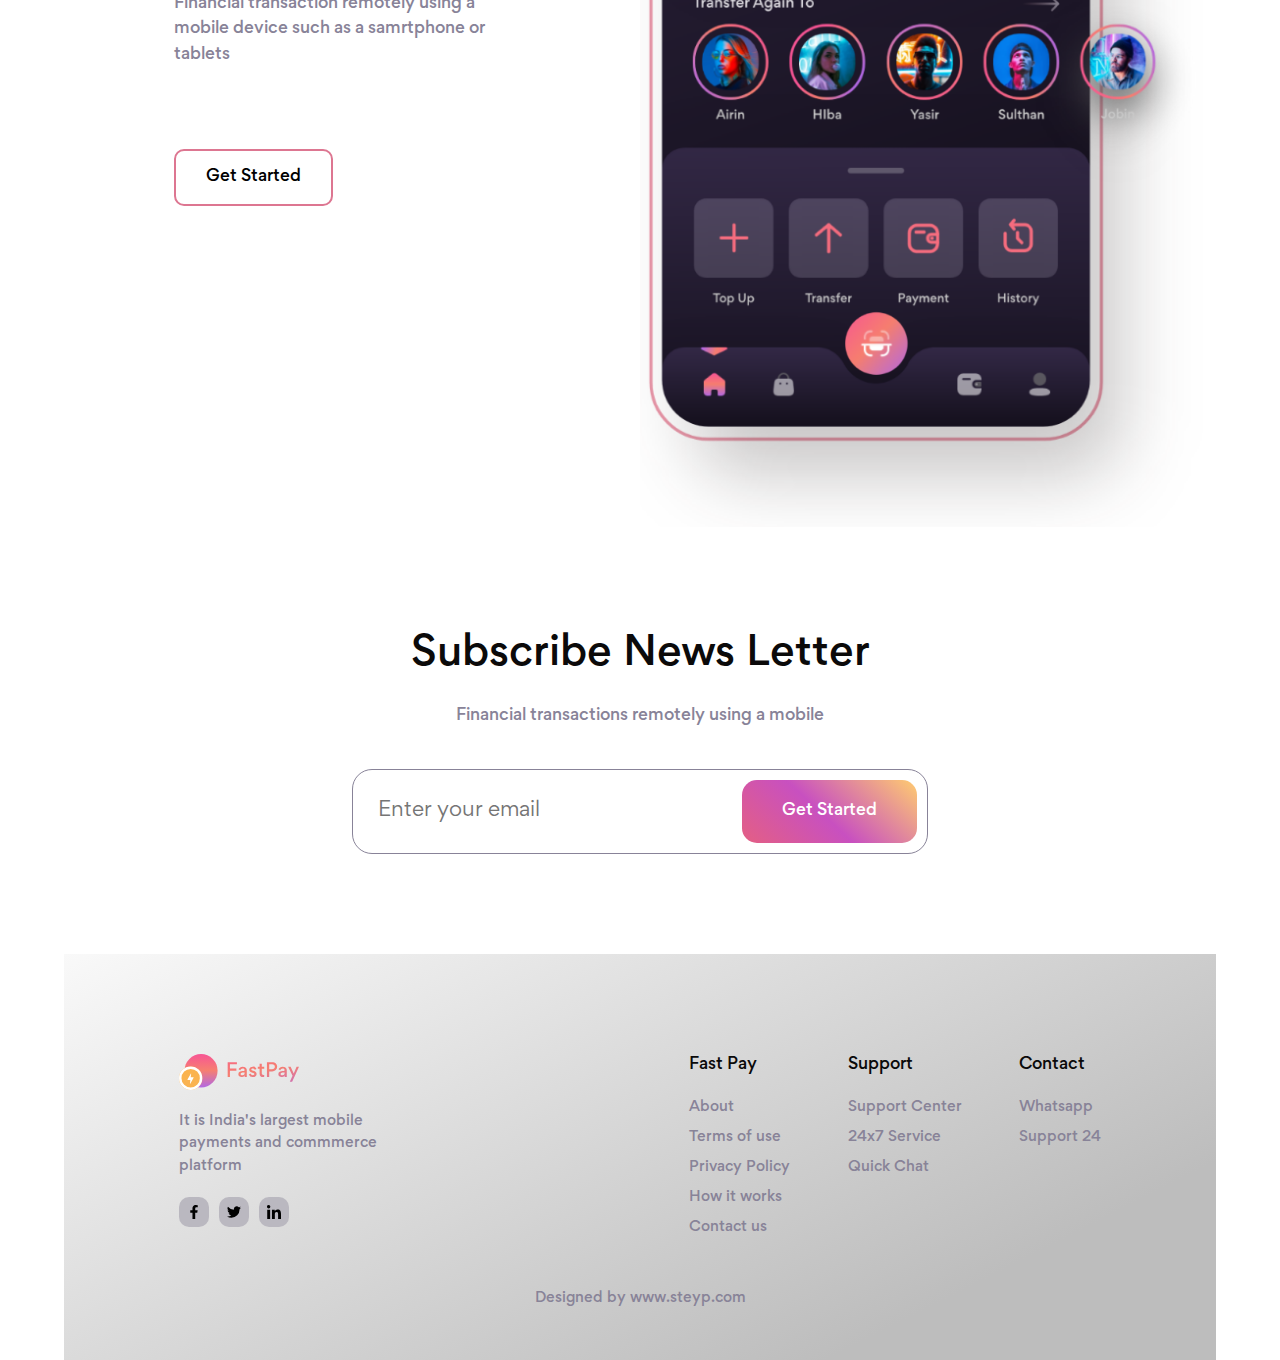
<file: fast-pay/index.html>
<!DOCTYPE html>
<html lang="en">
    <head>
        <meta charset="UTF-8" />
        <meta http-equiv="X-UA-Compatible" content="IE=edge" />
        <meta name="viewport" content="width=device-width, initial-scale=1.0" />
        <title>Fast Pay</title>
        <link
            rel="shortcut icon"
            href="./assets/images/fastpay - logo.svg"
            type="image/x-icon"
        />
        <link rel="stylesheet" href="./assets/css/style.css" />
    </head>
    <body>
        <header class="wrapper">
            <h1 class="left">
                <a href="index.html"
                    ><img src="./assets/images/fastpay - logo.svg" alt="Logo"
                /></a>
            </h1>
            <ul class="middle">
                <li><a href="#">Home</a></li>
                <li><a href="#">About</a></li>
                <li><a href="#">Features</a></li>
                <li><a href="#">Pricing</a></li>
            </ul>
            <div class="right">
                <a href="#">Login</a>
                <button>Signup</button>
            </div>
            <div id="menu-icon">
                <img src="./assets/images/menu-icon.png" alt="Menu Icon" />
            </div>
            <div id="menu" class="header-bottom wrapper">
                <a href="#">Home</a>
                <a href="#">About</a>
                <a href="#">Features</a>
                <a href="#">Pricing</a>
                <a href="#">Login</a>
                <button>Sign up</button>
            </div>
        </header>

        <!------------------------------------------- header ends ----------------------------------------------------->

        <section id="spotlight" class="wrapper">
            <div class="left">
                <p>30 days free trail</p>
                <h3>Save your time & less expense</h3>
                <p>
                    It is India's largest mobile payments and commerce platform
                </p>
                <button>Get Started</button>
            </div>
            <div class="right">
                <img src="./assets/images/spotlight - image.png" alt="Image" />
            </div>
        </section>

        <!------------------------------------------- #spotlight ends ----------------------------------------------------->

        <section id="about" class="wrapper">
            <h4>How It Works</h4>
            <p>
                Mobile banking differs from mobile payments, which Invokes the
                use of a mobile device
            </p>
            <ul>
                <li>
                    <div class="image">
                        <img
                            src="./assets/images/information.svg"
                            alt="Image"
                        />
                    </div>
                    <h5>Information</h5>
                    <p>
                        Enter your information Ensure your details Safe and more
                    </p>
                </li>
                <li>
                    <div class="image">
                        <img
                            src="./assets/images/Data Secure.svg"
                            alt="Image"
                        />
                    </div>
                    <h5>Data Secure</h5>
                    <p>
                        Sending money faster & Easier with end to end Encryption
                    </p>
                </li>
                <li>
                    <div class="image">
                        <img src="./assets/images/Add cards.svg" alt="Image" />
                    </div>
                    <h5>Add Cards</h5>
                    <p>
                        Add multiple cards and track your daily expenses with
                        quality interface
                    </p>
                </li>
            </ul>
        </section>

        <!------------------------------------------- #about ends ----------------------------------------------------->

        <section id="download" class="wrapper">
            <div class="left">
                <img src="./assets/images/download.png" alt="Mobile Image" />
            </div>
            <div class="right">
                <h4>Download</h4>
                <p>
                    Download fast-at mobile banking app for IOS and Android. It
                    help you banking quickly and more smartly.
                </p>
                <ul>
                    <li>
                        <div class="icon">
                            <img
                                src="./assets/images/App Store.svg"
                                alt="App Store Icon"
                            />
                        </div>
                        <span>App Store</span>
                    </li>
                    <li>
                        <div class="icon">
                            <img
                                src="./assets/images/Play Store.svg"
                                alt="Play Store Icon"
                            />
                        </div>
                        <span>Play Store</span>
                    </li>
                </ul>
            </div>
        </section>

        <!------------------------------------------- #download ends ----------------------------------------------------->

        <section id="feature" class="wrapper">
            <div class="left">
                <h4>Connecting All Your Banking Needs</h4>
                <p>
                    Financial transaction remotely using a mobile device such as
                    a samrtphone or tablets
                </p>
                <button>Get Started</button>
            </div>
            <div class="right">
                <img
                    src="./assets/images/Connecting.png"
                    alt="Mobile Screen Image"
                />
            </div>
        </section>

        <!------------------------------------------- #feature ends ----------------------------------------------------->

        <section id="subscribe" class="wrapper">
            <h2>Subscribe News Letter</h2>
            <p>Financial transactions remotely using a mobile</p>
            <div class="email">
                <input type="email" placeholder="Enter your email" />
                <button>Get Started</button>
            </div>
        </section>

        <!------------------------------------------- #subscribe ends ----------------------------------------------------->

        <footer class="wrapper">
            <ul class="top">
                <li>
                    <h1>
                        <img
                            src="./assets/images/fastpay - logo.svg"
                            alt="Logo"
                        />
                    </h1>
                    <p>
                        It is India's largest mobile payments and commmerce
                        platform
                    </p>
                    <div class="icons">
                        <div class="icon">
                            <img
                                src="./assets/images/Icon awesome-facebook-f.svg"
                                alt="Facebook icon"
                            />
                        </div>
                        <div class="icon">
                            <img
                                src="./assets/images/Icon awesome-twitter.svg"
                                alt="Twitter icon"
                            />
                        </div>
                        <div class="icon">
                            <img
                                src="./assets/images/Icon awesome-linkedin-in.svg"
                                alt="Linkedin icon"
                            />
                        </div>
                    </div>
                </li>
                <li>
                    <h4>Fast Pay</h4>
                    <ul class="nav">
                        <li><a href="#">About</a></li>
                        <li><a href="#">Terms of use</a></li>
                        <li><a href="#">Privacy Policy</a></li>
                        <li><a href="#">How it works</a></li>
                        <li><a href="#">Contact us</a></li>
                    </ul>
                </li>
                <li>
                    <h4>Support</h4>
                    <ul class="nav">
                        <li><a href="#">Support Center</a></li>
                        <li><a href="#">24x7 Service</a></li>
                        <li><a href="#">Quick Chat</a></li>
                    </ul>
                </li>
                <li>
                    <h4>Contact</h4>
                    <ul class="nav">
                        <li><a href="#">Whatsapp</a></li>
                        <li><a href="#">Support 24</a></li>
                    </ul>
                </li>
            </ul>
            <p>Designed by www.steyp.com</p>
        </footer>

        <!------------------------------------------- footer ends ----------------------------------------------------->

        <script src="./assets/js/script.js"></script>
    </body>
</html>
</file>
<file: AR-logistics/assets/css/style.css>
* {
  margin: 0;
  padding: 0;
  border: 0;
  vertical-align: baseline;
  background: transparent;
  font-weight: normal;
  text-decoration: none;
  outline: none;
  box-sizing: border-box;
  scroll-behavior: smooth;
}

ol,
ul {
  list-style: none;
}

body {
  font-family: "poppinsregular";
  font-size: 17px;
  color: #0b0a0a;
  overflow-x: hidden;
  min-width: 320px;
  font-weight: 500;
  scroll-behavior: smooth;
}

@font-face {
  font-family: "poppinsbold";
  src: url("../fonts/poppins/poppins-bold-webfont.woff2") format("woff2"), url("../fonts/poppins/poppins-bold-webfont.woff") format("woff");
  font-weight: normal;
  font-style: normal;
}
@font-face {
  font-family: "poppinsmedium";
  src: url("../fonts/poppins/poppins-medium-webfont.woff2") format("woff2"), url("../fonts/poppins/poppins-medium-webfont.woff") format("woff");
  font-weight: normal;
  font-style: normal;
}
@font-face {
  font-family: "poppinsregular";
  src: url("../fonts/poppins/poppins-regular-webfont.woff2") format("woff2"), url("../fonts/poppins/poppins-regular-webfont.woff") format("woff");
  font-weight: normal;
  font-style: normal;
}
input,
textarea,
select {
  font-family: "poppinsregular";
  font-weight: 500;
}

a {
  color: #0b0a0a;
}

p {
  line-height: 1.6em;
  font-size: 16px;
  font-family: "poppinsregular";
  font-weight: 500;
  color: #0b0a0a;
}

.hidden {
  display: none;
}

br.clear {
  clear: both;
  line-height: 0;
}

.wrapper {
  width: 90%;
  margin: 0 auto;
  max-width: 1200px;
}

.flex-wrapper {
  display: flex;
  justify-content: space-between;
}

img {
  display: block;
  width: 100%;
}

.no_margin {
  margin-right: 0 !important;
}

button {
  cursor: pointer;
}

/* -----------------------------------------------default style ends----------------------------------------------------- */
header {
  padding: 25px 0;
  display: flex;
  flex-direction: row;
  justify-content: space-between;
  align-items: center;
  position: relative;
}
header h1.left a {
  width: 50px;
  display: block;
}
header ul.right {
  display: flex;
  flex-direction: row;
  align-items: center;
  gap: 50px;
}
header ul.right li a {
  font-size: 15px;
  font-family: "poppinsmedium";
}
header ul.right li a:active {
  color: #ff7a00;
}
header ul.right li a:hover {
  color: #ff7a00;
}
header div#menu-icon {
  display: none;
  width: 30px;
}
header ul#menu {
  display: none;
}
header ul#menu.active {
  position: absolute;
  display: flex;
  flex-direction: column;
  gap: 30px;
  right: 0;
  top: 80px;
}
header ul#menu li a {
  font-size: 15px;
  font-family: "poppinsmedium";
}
header ul#menu li a:active {
  color: #ff7a00;
}
header ul#menu li a:hover {
  color: #ff7a00;
}

/* -----------------------------------------------header style ends----------------------------------------------------- */
#spotlight {
  padding: 50px 0;
  display: flex;
  flex-direction: row;
  justify-content: space-between;
  align-items: center;
}
#spotlight div.left {
  display: flex;
  flex-direction: column;
  gap: 30px;
  width: 50%;
}
#spotlight div.left h2 {
  font-size: 60px;
  width: 80%;
  line-height: 1.3em;
  font-family: "poppinsbold";
}
#spotlight div.left h2 span {
  color: #ff7a00;
}
#spotlight div.left p {
  font-size: 15px;
  width: 80%;
  font-family: "poppinsmedium";
  color: #858585;
}
#spotlight div.left button {
  background: #fbd573;
  box-shadow: 4px 5px 5px #efeded;
  padding: 15px 30px;
  width: 170px;
  border-radius: 20px;
  font-size: 15px;
  font-family: "poppinsmedium";
}
#spotlight div.right {
  display: flex;
  flex-direction: row;
  position: relative;
  width: 60%;
}
#spotlight div.right div.image {
  width: 400px;
  height: 200px;
  margin-top: 90px;
  transform: translateX(100px);
}
#spotlight div.right div.image-two {
  width: 800px;
}

/* -----------------------------------------------#spotlight style ends----------------------------------------------------- */
#about {
  display: flex;
  flex-direction: row;
  align-items: center;
  justify-content: space-between;
}
#about div.left {
  width: 50%;
}
#about div.right {
  width: 50%;
  display: flex;
  flex-direction: column;
  gap: 30px;
}
#about div.right h6 {
  font-size: 12px;
  text-transform: uppercase;
  color: #ff7a00;
  font-family: "poppinsmedium";
}
#about div.right h2 {
  font-family: "poppinsbold";
  font-size: 40px;
}
#about div.right h2 span {
  color: #ff7a00;
}
#about div.right p {
  font-size: 15px;
  width: 75%;
  color: #858585;
}
#about div.right p span {
  color: #ff7a00;
  font-family: "poppinsmedium";
}
#about div.right button {
  background: #fbd573;
  box-shadow: 4px 5px 5px #efeded;
  padding: 15px 30px;
  width: 170px;
  border-radius: 20px;
  font-size: 15px;
  font-family: "poppinsmedium";
}

/* -----------------------------------------------#about style ends----------------------------------------------------- */
#service {
  padding: 50px 0;
  text-align: center;
  display: flex;
  flex-direction: column;
  align-items: center;
  gap: 30px;
}
#service h6 {
  font-size: 12px;
  text-transform: uppercase;
  color: #ff7a00;
  font-family: "poppinsmedium";
}
#service h2 {
  font-family: "poppinsbold";
  font-size: 40px;
}
#service h2 span {
  color: #ff7a00;
}
#service p {
  font-size: 15px;
  width: 60%;
  color: #858585;
  margin: 0 auto;
}
#service ul {
  display: flex;
  flex-direction: row;
  flex-wrap: wrap;
  justify-content: center;
  align-items: center;
  gap: 30px;
}
#service ul li {
  display: flex;
  flex-direction: row;
  justify-content: center;
  align-items: flex-start;
  gap: 50px;
  width: 40%;
  padding: 40px;
  border: 1px solid rgba(228, 227, 227, 0.4784313725);
  border-radius: 10px;
}
#service ul li div.left {
  width: 100px;
}
#service ul li div.right {
  display: flex;
  flex-direction: column;
  gap: 20px;
  text-align: left;
}
#service ul li div.right h4 {
  font-family: "poppinsmedium";
  font-size: 20px;
}
#service ul li div.right p {
  margin: 0;
  width: 100%;
}
#service ul li:first-child {
  background: #fff;
  box-shadow: 4px 5px 5px #efeded;
  border: 0.5px solid #fff;
}
#service button {
  background: #fbd573;
  box-shadow: 4px 5px 5px #efeded;
  padding: 15px 30px;
  width: 170px;
  border-radius: 20px;
  font-size: 15px;
  font-family: "poppinsmedium";
}

/* -----------------------------------------------#service style ends----------------------------------------------------- */
#overview {
  display: flex;
  flex-direction: row;
  align-items: center;
  justify-content: space-between;
}
#overview div.left {
  width: 50%;
  display: flex;
  flex-direction: column;
  gap: 30px;
}
#overview div.left h6 {
  font-size: 12px;
  text-transform: uppercase;
  color: #ff7a00;
  font-family: "poppinsmedium";
}
#overview div.left h2 {
  font-family: "poppinsbold";
  font-size: 40px;
}
#overview div.left h2 span {
  color: #ff7a00;
}
#overview div.left p {
  font-size: 15px;
  width: 75%;
  color: #858585;
}
#overview div.left p span {
  color: #ff7a00;
  font-family: "poppinsmedium";
}
#overview div.left button {
  background: #fbd573;
  box-shadow: 4px 5px 5px #efeded;
  padding: 15px 30px;
  width: 170px;
  border-radius: 20px;
  font-size: 15px;
  font-family: "poppinsmedium";
}
#overview div.right {
  width: 50%;
}

/* -----------------------------------------------#overview style ends----------------------------------------------------- */
#location {
  padding: 50px 0;
  display: flex;
  flex-direction: column;
  gap: 30px;
  align-items: center;
}
#location h6 {
  font-size: 12px;
  text-transform: uppercase;
  color: #ff7a00;
  font-family: "poppinsmedium";
}
#location h2 {
  font-family: "poppinsbold";
  font-size: 40px;
}
#location h2 span {
  color: #ff7a00;
}
#location div.map {
  width: 80%;
}

/* -----------------------------------------------#location style ends----------------------------------------------------- */
#testimonial {
  padding: 50px 0 150px 0;
  display: flex;
  flex-direction: column;
  align-items: center;
  gap: 30px;
}
#testimonial h6 {
  font-size: 12px;
  text-transform: uppercase;
  color: #ff7a00;
  font-family: "poppinsmedium";
}
#testimonial h2 {
  font-family: "poppinsbold";
  font-size: 40px;
}
#testimonial h2 span {
  color: #ff7a00;
}
#testimonial ul {
  display: flex;
  flex-direction: row;
  justify-content: center;
  align-items: center;
  gap: 50px;
  margin-top: 50px;
}
#testimonial ul li {
  display: flex;
  flex-direction: column;
  gap: 30px;
  width: 30%;
  padding: 50px 20px 20px 20px;
  position: relative;
}
#testimonial ul li:nth-child(2) {
  border: #fff 2px solid;
  border-radius: 20px;
  background: #fff;
  box-shadow: 2px 4px 30px 1px rgb(133, 133, 133);
}
#testimonial ul li:hover {
  border: #fff 2px solid;
  border-radius: 20px;
  background: #fff;
  box-shadow: 2px 4px 30px 1px rgb(133, 133, 133);
}
#testimonial ul li div.profile {
  width: 60px;
  position: absolute;
  top: -30px;
}
#testimonial ul li div.profile img {
  border-radius: 50%;
}
#testimonial ul li p {
  color: #858585;
  font-size: 15px;
}
#testimonial ul li div.author {
  border-top: 1px solid #e9e9e9;
  padding-top: 15px;
  display: flex;
  flex-direction: row;
  justify-content: space-between;
  align-items: center;
}
#testimonial ul li div.author div.author-details {
  display: flex;
  flex-direction: column;
  gap: 10px;
}
#testimonial ul li div.author div.author-details h5 {
  font-family: "poppinsmedium";
  font-size: 18px;
}
#testimonial ul li div.author div.author-details p {
  font-size: 14px;
  color: #858585;
}
#testimonial ul li div.author div.stars {
  display: flex;
  flex-direction: row;
  justify-content: flex-end;
  align-items: center;
  gap: 10px;
}
#testimonial ul li div.author div.stars div.star {
  width: 20px;
}

/* -----------------------------------------------#testimonial style ends----------------------------------------------------- */
#join {
  background-image: url("../images/background - work for us.png");
  background-position: right;
  background-repeat: no-repeat;
  border-radius: 20px;
  width: 70%;
  padding: 100px 0px;
  text-align: center;
  display: flex;
  flex-direction: column;
  gap: 30px;
}
#join h2 {
  font-family: "poppinsbold";
  font-size: 40px;
}
#join h2 span {
  color: #ff7a00;
}
#join p {
  font-size: 15px;
  width: 70%;
  margin: 0 auto;
}
#join div.container {
  display: flex;
  flex-direction: row;
  justify-content: center;
  align-items: center;
  gap: 30px;
}
#join div.container div.input {
  display: flex;
  flex-direction: row;
  justify-content: space-between;
  align-items: center;
  background: #fff;
  width: 50%;
  padding: 20px;
  border-radius: 10px;
}
#join div.container div.input input {
  display: none;
}
#join div.container div.input label {
  display: flex;
  flex-direction: row;
  justify-content: space-between;
  align-items: center;
  width: 100%;
}
#join div.container div.input label span {
  color: #858585;
  font-size: 12px;
}
#join div.container div.input label div.icon {
  width: 20px;
}
#join div.container button {
  background: #080133;
  color: #fff;
  padding: 22px 22px;
  width: 170px;
  border-radius: 20px;
  font-size: 15px;
  font-family: "poppinsmedium";
}

/* -----------------------------------------------#join style ends----------------------------------------------------- */
footer {
  padding: 150px 0 20px 0;
  display: flex;
  flex-direction: column;
  gap: 50px;
}
footer div.top {
  display: flex;
  flex-direction: row;
  justify-content: space-between;
  align-items: flex-start;
}
footer div.top div.top-left {
  display: flex;
  flex-direction: column;
  gap: 50px;
  width: 40%;
}
footer div.top div.top-left h1 a {
  display: block;
  width: 60px;
}
footer div.top div.top-left p {
  color: #858585;
  font-size: 15px;
  width: 80%;
  line-height: 2em;
}
footer div.top ul {
  display: flex;
  flex-direction: row;
  align-items: flex-start;
  gap: 50px;
}
footer div.top ul li {
  display: flex;
  flex-direction: column;
  gap: 20px;
  width: 30%;
}
footer div.top ul li h3 {
  font-family: "poppinsbold";
  font-size: 17px;
  margin-bottom: 10px;
}
footer div.top ul li a {
  color: #858585;
  font-size: 13px;
  font-family: "poppinsmedium";
}
footer div.top ul li p {
  color: #858585;
  font-size: 13px;
  font-family: "poppinsmedium";
}
footer div.top ul li div.social-icons {
  display: flex;
  flex-direction: row;
  gap: 20px;
}
footer div.top ul li div.social-icons div.social-icon {
  width: 40px;
  height: 40px;
  padding: 10px;
  background: #fbd573;
  border-radius: 50px;
}
footer div.top ul li div.social-icons div.social-icon img {
  height: 100%;
}
footer div.bottom {
  text-align: center;
  padding-top: 20px;
  border-top: 1px solid #e9e9e9;
}
footer div.bottom p {
  font-size: 13px;
  color: #312d2d;
}
footer div.bottom p a {
  color: #ff7a00;
}/*# sourceMappingURL=style.css.map */
</file>
<file: fashion/assets/css/style.css>
* {
  margin: 0;
  padding: 0;
  border: 0;
  vertical-align: baseline;
  background: transparent;
  font-weight: normal;
  text-decoration: none;
  outline: none;
  box-sizing: border-box;
  scroll-behavior: smooth;
}

ol,
ul {
  list-style: none;
}

body {
  font-family: "poppinsregular";
  font-size: 17px;
  color: #0b0a0a;
  overflow-x: hidden;
  min-width: 320px;
  font-weight: 500;
  scroll-behavior: smooth;
}

@font-face {
  font-family: "poppinsbold";
  src: url("../fonts/poppins/poppins-bold-webfont.woff2") format("woff2"), url("../fonts/poppins/poppins-bold-webfont.woff") format("woff");
  font-weight: normal;
  font-style: normal;
}
@font-face {
  font-family: "poppinsmedium";
  src: url("../fonts/poppins/poppins-medium-webfont.woff2") format("woff2"), url("../fonts/poppins/poppins-medium-webfont.woff") format("woff");
  font-weight: normal;
  font-style: normal;
}
@font-face {
  font-family: "poppinsregular";
  src: url("../fonts/poppins/poppins-regular-webfont.woff2") format("woff2"), url("../fonts/poppins/poppins-regular-webfont.woff") format("woff");
  font-weight: normal;
  font-style: normal;
}
input,
textarea,
select {
  font-family: "poppinsregular";
  font-weight: 500;
}

a {
  color: #0b0a0a;
}

p {
  line-height: 1.6em;
  font-size: 16px;
  font-family: "poppinsregular";
  font-weight: 500;
  color: #0b0a0a;
}

.hidden {
  display: none;
}

br.clear {
  clear: both;
  line-height: 0;
}

.wrapper {
  width: 90%;
  margin: 0 auto;
  max-width: 1200px;
}

.flex-wrapper {
  display: flex;
  justify-content: space-between;
}

img {
  display: block;
  width: 100%;
}

h1 {
  font-size: 64px;
}

h2 {
  font-size: 50px;
}

h3 {
  font-size: 46px;
}

h4 {
  font-size: 32px;
}

h5 {
  font-size: 15px;
}

h6 {
  font-size: 12px;
}

.no_margin {
  margin-right: 0 !important;
}

/* -----------------------------------------------default style ends----------------------------------------------------- */
header {
  padding: 20px 0;
  position: relative;
}
header div.header-top {
  display: flex;
  flex-direction: row;
  align-items: center;
  justify-content: space-between;
}
header div.header-top div.left {
  width: 35px;
  cursor: pointer;
}
header div.header-top div.middle h1 {
  text-transform: uppercase;
  font-size: 30px;
  font-family: "poppinsmedium";
  letter-spacing: 0.2em;
}
header div.header-top ul.right {
  display: flex;
  flex-direction: row;
  align-items: center;
  gap: 20px;
}
header div.header-top ul.right li a {
  width: 35px;
}
header div.header-bottom {
  display: none;
}
header div.header-bottom.active {
  padding-top: 20px;
  display: flex;
  flex-direction: column;
  gap: 20px;
  position: absolute;
  left: 15px;
  top: 55px;
  z-index: 1;
  background: #fff;
  padding: 20px;
}
header div.header-bottom ul.category {
  display: flex;
  flex-direction: column;
  gap: 10px;
}
header div.header-bottom ul.category li a {
  font-size: 15px;
}
header div.header-bottom ul.brand {
  display: flex;
  flex-direction: column;
  gap: 10px;
}
header div.header-bottom ul.brand li a {
  font-size: 15px;
}
header div.header-bottom ul.brand li a p {
  font-size: 15px;
  color: #acacac;
}

/* -----------------------------------------------header style ends----------------------------------------------------- */
#spotlight {
  display: flex;
  flex-direction: row;
  justify-content: flex-end;
  align-items: flex-end;
  gap: 20px;
  padding-bottom: 200px;
}
#spotlight div.spotlight-left {
  display: flex;
  flex-direction: column;
  gap: 20px;
  width: 35%;
}
#spotlight div.spotlight-left h2 {
  font-family: "poppinsbold";
  font-size: 35px;
  line-height: 1.3em;
  width: 80%;
  letter-spacing: 0.1em;
}
#spotlight div.spotlight-left p {
  width: 90%;
  font-family: "poppinsmedium";
  color: #acacac;
}
#spotlight div.spotlight-left button {
  background: #000;
  padding: 20px;
  font-size: 15px;
  color: #fff;
  width: 150px;
  font-family: "poppinsmedium";
  cursor: pointer;
}
#spotlight div.spotlight-left div.left-bottom {
  display: flex;
  flex-direction: row;
  align-items: flex-end;
  justify-content: space-between;
  margin-top: -20px;
}
#spotlight div.spotlight-left div.left-bottom ul.lines {
  display: flex;
  flex-direction: row;
  justify-content: flex-start;
  align-items: flex-end;
  gap: 5px;
}
#spotlight div.spotlight-left div.left-bottom ul.lines li {
  padding: 1px 17px;
  background: #000;
}
#spotlight div.spotlight-left div.left-bottom ul.lines li:first-child {
  padding: 1px 35px;
  background: #fe9671;
}
#spotlight div.spotlight-left div.left-bottom ul.arrow {
  display: flex;
  flex-direction: row;
  justify-content: flex-end;
}
#spotlight div.spotlight-left div.left-bottom ul.arrow li {
  width: 50px;
  padding: 15px;
  border: 1px solid #acacac;
  cursor: pointer;
}
#spotlight div.spotlight-left div.left-bottom ul.arrow li:first-child img {
  rotate: 180deg;
}
#spotlight div.spotlight-right {
  width: 47%;
}
#spotlight div.spotlight-right div.spotlight-image {
  width: 100%;
}
#spotlight div.spotlight-right div.spotlight-right-bottom {
  display: flex;
  flex-direction: row;
  justify-content: space-between;
  align-items: center;
  margin-top: 10px;
}
#spotlight div.spotlight-right div.spotlight-right-bottom p {
  color: #acacac;
  font-size: 11px;
  width: 65%;
}
#spotlight div.spotlight-right div.spotlight-right-bottom span {
  display: flex;
  flex-direction: row;
  align-items: center;
  justify-content: flex-end;
  gap: 10px;
  font-size: 15px;
  font-family: "poppinsbold";
  cursor: pointer;
}
#spotlight div.spotlight-right div.spotlight-right-bottom span div.arrow {
  width: 20px;
}

/* -----------------------------------------------#spotlight style ends----------------------------------------------------- */
#brands {
  background: url("../images/Bg-lines.png");
  background-repeat: no-repeat;
  padding-bottom: 240px;
}
#brands .wrapper {
  display: flex;
  flex-direction: column;
  gap: 50px;
}
#brands .wrapper div.brands-top {
  display: flex;
  flex-direction: row;
  justify-content: space-between;
  align-items: center;
}
#brands .wrapper div.brands-top h2 {
  font-size: 30px;
  line-height: 1.3em;
  font-family: "poppinsbold";
  width: 40%;
}
#brands .wrapper div.brands-top div.nav {
  display: flex;
  justify-content: flex-end;
  align-items: center;
  gap: 5px;
}
#brands .wrapper div.brands-top div.nav span {
  font-family: "poppinsbold";
  font-size: 15px;
}
#brands .wrapper div.brands-top div.nav div.arrow {
  width: 13px;
}
#brands .wrapper ul.brands-bottom {
  display: flex;
  flex-direction: row;
  justify-content: center;
  align-items: center;
  gap: 20px;
}
#brands .wrapper ul.brands-bottom li.product {
  width: 200px;
  display: flex;
  flex-direction: column;
  gap: 10px;
  transform: translateY(165px);
}
#brands .wrapper ul.brands-bottom li.product.top {
  transform: translateY(0px);
}
#brands .wrapper ul.brands-bottom li.product div.image {
  width: 100%;
}
#brands .wrapper ul.brands-bottom li.product h6 {
  font-family: "poppinsbold";
  font-size: 15px;
}
#brands .wrapper ul.brands-bottom li.product p {
  color: #acacac;
  font-family: "poppinsmedium";
  font-size: 14px;
}
#brands .wrapper ul.brands-bottom li.product h5 {
  font-family: "poppinsbold";
  font-size: 20px;
  letter-spacing: 0.1em;
}
#brands .wrapper ul.brands-bottom li.product span {
  transform: translateY(-130px);
  width: 40%;
  background: #e51d1d;
  padding: 10px;
  color: #fff;
  font-family: "poppinsmedium";
  font-size: 12px;
}
#brands .wrapper ul.brands-bottom li.black-arrow {
  width: 50px;
}
#brands .wrapper ul.brands-bottom li.black-arrow.rotate {
  rotate: 180deg;
}

/* -----------------------------------------------#brands style ends----------------------------------------------------- */
#collection {
  padding: 50px 0;
}
#collection ul {
  display: flex;
  flex-direction: row;
  justify-content: center;
  align-items: center;
}
#collection ul li {
  position: relative;
  width: 45%;
}
#collection ul li div.image {
  width: 100%;
}
#collection ul li div.container {
  display: flex;
  flex-direction: column;
  gap: 20px;
  padding: 50px;
  width: 70%;
}
#collection ul li div.container h6 {
  font-family: "poppinsbold";
  font-size: 13px;
}
#collection ul li div.container h3 {
  font-family: "poppinsbold";
  line-height: 1.5em;
  font-size: 15px;
}
#collection ul li div.container div.nav {
  display: flex;
  flex-direction: row;
  align-items: center;
  gap: 5px;
}
#collection ul li div.container div.nav span {
  font-family: "poppinsbold";
  font-size: 13px;
}
#collection ul li div.container div.nav div.arrow {
  width: 12px;
}
#collection ul li:first-child div.container {
  background: #000;
  color: #fff;
  position: absolute;
  bottom: 0;
  left: 0;
}
#collection ul li:first-child div.container div.nav div.arrow img {
  filter: invert(1);
}
#collection ul li:last-child div.container {
  background: #e9dbb4;
  color: #747475;
  position: absolute;
  top: 0;
  right: 0;
}

/* -----------------------------------------------#collection style ends----------------------------------------------------- */
#social-media {
  padding: 250px 0;
  display: flex;
  flex-direction: column;
  align-items: center;
  justify-content: center;
  gap: 50px;
}
#social-media ul.top {
  display: flex;
  flex-direction: row;
  justify-content: center;
  align-items: center;
}
#social-media ul.top li h4 {
  font-family: "poppinsbold";
  font-size: 20px;
}
#social-media ul.top li div.line {
  padding: 2px 6px;
  background: #acacac;
}
#social-media ul.top li div.line.left {
  margin: 0 60px 0 110px;
}
#social-media ul.top li div.line.right {
  margin: 0 110px 0 60px;
}
#social-media ul.bottom {
  display: flex;
  flex-direction: row;
  align-items: center;
  justify-content: center;
  gap: 20px;
}
#social-media ul.bottom li {
  position: relative;
  width: 25%;
  height: 250px;
}
#social-media ul.bottom li div.image {
  width: 100%;
  height: 100%;
}
#social-media ul.bottom li div.image img {
  height: 100%;
}
#social-media ul.bottom li div.icon {
  width: 50px;
  position: absolute;
  bottom: 0;
  left: 0;
}

/* -----------------------------------------------#social-media style ends----------------------------------------------------- */
#contact {
  padding: 150px 0;
  display: flex;
  flex-direction: column;
  gap: 50px;
}
#contact div.contact-top {
  display: flex;
  flex-direction: row;
  justify-content: flex-end;
  margin-right: 45px;
}
#contact div.contact-top button {
  background: #000;
  padding: 15px 30px;
  color: #fff;
  font-size: 13px;
  font-family: "poppinsmedium";
}
#contact ul.contact-bottom {
  display: flex;
  flex-direction: row;
  align-items: center;
  justify-content: center;
  gap: 15px;
}
#contact ul.contact-bottom li {
  display: flex;
  flex-direction: column;
  gap: 20px;
  width: 30%;
  border: 1px solid #747475;
  padding: 50px 10px;
}
#contact ul.contact-bottom li div.icon {
  width: 20px;
}
#contact ul.contact-bottom li h5 {
  font-size: 17px;
  font-family: "poppinsbold";
}
#contact ul.contact-bottom li p {
  font-family: "poppinsmedium";
  color: #acacac;
  font-size: 13px;
  width: 65%;
}
#contact ul.contact-bottom li:hover {
  border-bottom: 4px solid #000;
}

/* -----------------------------------------------#contact style ends----------------------------------------------------- */
footer {
  padding: 50px 0 30px 0;
  border-top: 1px solid #acacac;
  display: flex;
  flex-direction: column;
  gap: 50px;
}
footer div.footer-top {
  display: flex;
  justify-content: space-between;
  align-items: flex-start;
  gap: 50px;
}
footer div.footer-top div.footer-top-left {
  display: flex;
  flex-direction: column;
  gap: 40px;
  width: 30%;
}
footer div.footer-top div.footer-top-left h1 {
  text-transform: uppercase;
  font-size: 15px;
  font-family: "poppinsbold";
  letter-spacing: 1.1em;
}
footer div.footer-top div.footer-top-left p {
  font-size: 13px;
  line-height: 1.6em;
  width: 80%;
}
footer div.footer-top div.footer-top-right {
  display: flex;
  flex-direction: row;
  justify-content: flex-end;
  align-items: flex-start;
  width: 70%;
}
footer div.footer-top div.footer-top-right div.menu {
  display: flex;
  flex-direction: column;
  gap: 40px;
  width: 50%;
}
footer div.footer-top div.footer-top-right div.menu h4 {
  font-size: 15px;
  font-family: "poppinsbold";
  line-height: 1.6em;
}
footer div.footer-top div.footer-top-right div.menu ul {
  display: flex;
  flex-direction: column;
  gap: 15px;
}
footer div.footer-top div.footer-top-right div.menu ul li a {
  font-size: 13px;
}
footer div.footer-top div.footer-top-right div.menu ul li div.tel {
  display: flex;
  justify-content: flex-start;
  align-items: center;
  gap: 10px;
}
footer div.footer-top div.footer-top-right div.menu ul li div.tel div.tel-icon {
  width: 20px;
  display: block;
}
footer div.footer-top div.footer-top-right div.menu ul li div.social {
  display: flex;
  flex-direction: row;
  align-items: center;
  justify-content: flex-start;
  gap: 10px;
}
footer div.footer-top div.footer-top-right div.menu ul li div.social div.social-icon a {
  width: 20px;
  display: block;
  margin: auto 0;
}
footer div.footer-bottom {
  display: flex;
  flex-direction: row;
  justify-content: space-between;
  align-items: center;
}
footer div.footer-bottom p {
  font-size: 13px;
}
footer div.footer-bottom div.menu-items {
  display: flex;
  gap: 50px;
}
footer div.footer-bottom div.menu-items a {
  font-size: 13px;
}

/* -----------------------------------------------footer style ends----------------------------------------------------- */
@media all and (max-width: 1280px) {
  #brands .wrapper ul.brands-bottom li.product span {
    transform: translateY(-152px);
  }
  #social-media {
    padding: 150px 0;
  }
}
@media all and (max-width: 1180px) {
  #brands .wrapper ul.brands-bottom li.product span {
    transform: translateY(-127px);
    width: 45%;
  }
  #brands .wrapper ul.brands-bottom li.product p {
    font-size: 12px;
  }
}
@media all and (max-width: 1080px) {
  #brands .wrapper ul.brands-bottom li.product span {
    transform: translateY(-123px);
    width: 50%;
  }
  #brands .wrapper ul.brands-bottom li.product p {
    font-size: 10px;
  }
}
@media all and (max-width: 980px) {
  #brands .wrapper ul.brands-bottom li.product span {
    transform: translateY(-113px);
    width: 50%;
    padding: 5px;
  }
  #collection ul li div.container {
    padding: 20px;
  }
}
@media all and (max-width: 768px) {
  #spotlight {
    padding-bottom: 100px;
  }
  #spotlight div.spotlight-left {
    gap: 10px;
    width: 40%;
  }
  #spotlight div.spotlight-left h2 {
    font-size: 30px;
    width: 100%;
  }
  #spotlight div.spotlight-left p {
    font-size: 14px;
  }
  #spotlight div.spotlight-left button {
    padding: 15px;
    font-size: 15px;
    width: 150px;
  }
  #spotlight div.spotlight-left div.left-bottom {
    margin-top: -10px;
  }
  #spotlight div.spotlight-left div.left-bottom ul.lines {
    gap: 5px;
  }
  #spotlight div.spotlight-left div.left-bottom ul.lines li {
    padding: 1px 17px;
  }
  #spotlight div.spotlight-left div.left-bottom ul.lines li:first-child {
    padding: 1px 35px;
  }
  #spotlight div.spotlight-left div.left-bottom ul.arrow li {
    width: 40px;
    padding: 10px;
  }
  #spotlight div.spotlight-right {
    width: 50%;
  }
  #spotlight div.spotlight-right div.spotlight-image {
    width: 100%;
  }
  #spotlight div.spotlight-right div.spotlight-right-bottom {
    margin-top: 10px;
  }
  #spotlight div.spotlight-right div.spotlight-right-bottom p {
    font-size: 8px;
    width: 70%;
  }
  #spotlight div.spotlight-right div.spotlight-right-bottom span {
    width: 30%;
    gap: 5px;
    font-size: 10px;
  }
  #spotlight div.spotlight-right div.spotlight-right-bottom span div.arrow {
    width: 15px;
  }
  #brands {
    padding-bottom: 240px;
  }
  #brands .wrapper {
    gap: 20px;
  }
  #brands .wrapper div.brands-top h2 {
    font-size: 25px;
    width: 60%;
  }
  #brands .wrapper div.brands-top div.nav span {
    font-size: 15px;
  }
  #brands .wrapper div.brands-top div.nav div.arrow {
    width: 13px;
  }
  #brands .wrapper ul.brands-bottom {
    gap: 10px;
  }
  #brands .wrapper ul.brands-bottom li.product {
    width: 200px;
    gap: 10px;
    transform: translateY(125px);
  }
  #brands .wrapper ul.brands-bottom li.product.top {
    transform: translateY(0px);
  }
  #brands .wrapper ul.brands-bottom li.product div.image {
    width: 100%;
  }
  #brands .wrapper ul.brands-bottom li.product h6 {
    font-size: 15px;
  }
  #brands .wrapper ul.brands-bottom li.product p {
    font-size: 10px;
  }
  #brands .wrapper ul.brands-bottom li.product h5 {
    font-size: 17px;
  }
  #brands .wrapper ul.brands-bottom li.product span {
    position: absolute;
    bottom: -18px;
    padding: 5px;
    font-size: 10px;
  }
  #brands .wrapper ul.brands-bottom li.black-arrow {
    width: 40px;
  }
  #collection {
    padding: 50px 0;
  }
  #collection ul li {
    width: 50%;
  }
  #collection ul li div.image {
    width: 100%;
  }
  #collection ul li div.container {
    gap: 10px;
    padding: 20px;
    width: 70%;
  }
  #collection ul li div.container h6 {
    font-size: 11px;
  }
  #collection ul li div.container h3 {
    font-size: 13px;
  }
  #collection ul li div.container div.nav {
    gap: 5px;
  }
  #collection ul li div.container div.nav span {
    font-size: 11px;
  }
  #collection ul li div.container div.nav div.arrow {
    width: 10px;
  }
  #social-media {
    padding: 100px 0;
    gap: 30px;
  }
  #social-media ul.top li h4 {
    font-size: 20px;
  }
  #social-media ul.top li div.line {
    padding: 2px 6px;
  }
  #social-media ul.top li div.line.left {
    margin: 0 50px 0 100px;
  }
  #social-media ul.top li div.line.right {
    margin: 0 100px 0 50px;
  }
  #social-media ul.bottom {
    gap: 20px;
  }
  #social-media ul.bottom li {
    width: 50%;
    height: 250px;
  }
  #social-media ul.bottom li div.image {
    width: 100%;
    height: 100%;
  }
  #social-media ul.bottom li div.image img {
    height: 100%;
  }
  #social-media ul.bottom li div.icon {
    width: 50px;
    position: absolute;
    bottom: 0;
    left: 0;
  }
  #contact {
    padding: 50px 0;
    gap: 40px;
  }
  #contact div.contact-top {
    margin-right: 25px;
  }
  #contact div.contact-top button {
    padding: 15px 20px;
    font-size: 13px;
  }
  #contact ul.contact-bottom {
    gap: 15px;
  }
  #contact ul.contact-bottom li {
    gap: 15px;
    width: 30%;
    border: 1px solid #747475;
    padding: 20px 10px;
  }
  #contact ul.contact-bottom li div.icon {
    width: 20px;
  }
  #contact ul.contact-bottom li h5 {
    font-size: 17px;
  }
  #contact ul.contact-bottom li p {
    font-size: 13px;
    width: 90%;
  }
  #contact ul.contact-bottom li:hover {
    border-bottom: 4px solid #000;
  }
}
@media all and (max-width: 640px) {
  header {
    padding: 20px 0;
  }
  header div.header-top div.left {
    width: 25px;
  }
  header div.header-top div.middle h1 {
    font-size: 20px;
  }
  header div.header-top ul.right {
    gap: 10px;
  }
  header div.header-top ul.right li {
    width: 25px;
  }
  header div.header-top ul.right li a {
    width: 20px;
  }
  #spotlight {
    padding-bottom: 100px;
  }
  #spotlight div.spotlight-left {
    gap: 15px;
    width: 50%;
  }
  #spotlight div.spotlight-left h2 {
    font-size: 25px;
    width: 100%;
  }
  #spotlight div.spotlight-left p {
    font-size: 12px;
  }
  #spotlight div.spotlight-left button {
    padding: 15px;
    font-size: 13px;
    width: 150px;
  }
  #spotlight div.spotlight-left div.left-bottom {
    margin-top: -15px;
  }
  #spotlight div.spotlight-left div.left-bottom ul.lines {
    gap: 5px;
  }
  #spotlight div.spotlight-left div.left-bottom ul.lines li {
    padding: 1px 17px;
  }
  #spotlight div.spotlight-left div.left-bottom ul.lines li:first-child {
    padding: 1px 35px;
  }
  #spotlight div.spotlight-left div.left-bottom ul.arrow li {
    width: 35px;
    padding: 10px;
  }
  #spotlight div.spotlight-right {
    width: 50%;
  }
  #spotlight div.spotlight-right div.spotlight-image {
    width: 100%;
  }
  #spotlight div.spotlight-right div.spotlight-right-bottom {
    margin-top: 10px;
  }
  #spotlight div.spotlight-right div.spotlight-right-bottom p {
    font-size: 8px;
    width: 70%;
  }
  #spotlight div.spotlight-right div.spotlight-right-bottom span {
    width: 30%;
    gap: 5px;
    font-size: 10px;
  }
  #spotlight div.spotlight-right div.spotlight-right-bottom span div.arrow {
    width: 15px;
  }
  #brands {
    padding-bottom: 200px;
  }
  #brands .wrapper {
    gap: 20px;
  }
  #brands .wrapper div.brands-top h2 {
    font-size: 20px;
    width: 60%;
  }
  #brands .wrapper div.brands-top div.nav span {
    font-size: 15px;
  }
  #brands .wrapper div.brands-top div.nav div.arrow {
    width: 13px;
  }
  #brands .wrapper ul.brands-bottom {
    gap: 10px;
  }
  #brands .wrapper ul.brands-bottom li.product {
    width: 200px;
    gap: 10px;
    transform: translateY(100px);
  }
  #brands .wrapper ul.brands-bottom li.product.top {
    transform: translateY(0px);
  }
  #brands .wrapper ul.brands-bottom li.product div.image {
    width: 100%;
  }
  #brands .wrapper ul.brands-bottom li.product h6 {
    font-size: 13px;
  }
  #brands .wrapper ul.brands-bottom li.product p {
    font-size: 10px;
  }
  #brands .wrapper ul.brands-bottom li.product h5 {
    font-size: 15px;
  }
  #brands .wrapper ul.brands-bottom li.product span {
    position: absolute;
    bottom: -22px;
    padding: 5px;
    font-size: 8px;
  }
  #brands .wrapper ul.brands-bottom li.black-arrow {
    width: 40px;
  }
  #social-media {
    padding: 100px 0;
    gap: 30px;
  }
  #social-media ul.top li h4 {
    font-size: 20px;
  }
  #social-media ul.top li div.line {
    padding: 2px 6px;
  }
  #social-media ul.top li div.line.left {
    margin: 0 30px 0 50px;
  }
  #social-media ul.top li div.line.right {
    margin: 0 50px 0 30px;
  }
  #social-media ul.bottom {
    gap: 20px;
  }
  #social-media ul.bottom li {
    width: 50%;
    height: 250px;
  }
  #social-media ul.bottom li div.image {
    width: 100%;
    height: 100%;
  }
  #social-media ul.bottom li div.image img {
    height: 100%;
  }
  #social-media ul.bottom li div.icon {
    width: 50px;
    position: absolute;
    bottom: 0;
    left: 0;
  }
}
@media all and (max-width: 480px) {
  #spotlight {
    flex-direction: column-reverse;
    justify-content: center;
    align-items: center;
    gap: 30px;
  }
  #spotlight div.spotlight-left {
    display: flex;
    flex-direction: column;
    justify-content: center;
    align-items: center;
    text-align: center;
    gap: 20px;
    width: 95%;
  }
  #spotlight div.spotlight-left h2 {
    font-size: 25px;
    width: 80%;
  }
  #spotlight div.spotlight-left p {
    width: 90%;
  }
  #spotlight div.spotlight-left button {
    background: #000;
    padding: 20px;
    font-size: 15px;
    color: #fff;
    width: 150px;
    font-family: "poppinsmedium";
    cursor: pointer;
  }
  #spotlight div.spotlight-left div.left-bottom {
    display: none;
  }
  #spotlight div.spotlight-right {
    width: 90%;
  }
  #spotlight div.spotlight-right div.spotlight-image {
    width: 100%;
  }
  #spotlight div.spotlight-right div.spotlight-right-bottom p {
    font-size: 10px;
    width: 63%;
  }
  #spotlight div.spotlight-right div.spotlight-right-bottom span {
    gap: 5px;
    font-size: 12px;
  }
  #spotlight div.spotlight-right div.spotlight-right-bottom span div.arrow {
    width: 12px;
  }
  #brands {
    padding-bottom: 100px;
  }
  #brands .wrapper {
    gap: 50px;
  }
  #brands .wrapper div.brands-top h2 {
    font-size: 20px;
    width: 70%;
  }
  #brands .wrapper div.brands-top div.nav span {
    font-size: 15px;
  }
  #brands .wrapper div.brands-top div.nav div.arrow {
    width: 13px;
  }
  #brands .wrapper ul.brands-bottom {
    flex-direction: row;
    flex-wrap: wrap;
    justify-content: flex-end;
    align-items: center;
    gap: 20px;
  }
  #brands .wrapper ul.brands-bottom li.product {
    width: 200px;
    display: flex;
    flex-direction: column;
    gap: 10px;
    transform: translateY(165px);
  }
  #brands .wrapper ul.brands-bottom li.product.top {
    transform: translateY(0px);
  }
  #brands .wrapper ul.brands-bottom li.product:last-child {
    transform: translateY(0);
  }
  #brands .wrapper ul.brands-bottom li.product div.image {
    width: 100%;
  }
  #brands .wrapper ul.brands-bottom li.product h6 {
    font-family: "poppinsbold";
    font-size: 13px;
  }
  #brands .wrapper ul.brands-bottom li.product p {
    color: #acacac;
    font-family: "poppinsmedium";
    font-size: 12px;
  }
  #brands .wrapper ul.brands-bottom li.product h5 {
    font-family: "poppinsbold";
    font-size: 16px;
    letter-spacing: 0.1em;
  }
  #brands .wrapper ul.brands-bottom li.product span {
    transform: translateY(-100px);
    width: 40%;
    background: #e51d1d;
    padding: 10px;
    color: #fff;
    font-family: "poppinsmedium";
    font-size: 12px;
  }
  #brands .wrapper ul.brands-bottom li.black-arrow {
    display: none;
  }
  #collection {
    padding: 0 0 50px 0;
  }
  #collection ul {
    display: flex;
    flex-direction: column-reverse;
    justify-content: center;
    align-items: center;
  }
  #collection ul li {
    position: relative;
    width: 90%;
  }
  #collection ul li div.image {
    width: 100%;
  }
  #collection ul li div.container {
    display: flex;
    flex-direction: column;
    gap: 20px;
    padding: 20px;
    width: 70%;
  }
  #collection ul li div.container h6 {
    font-family: "poppinsbold";
    font-size: 13px;
  }
  #collection ul li div.container h3 {
    font-family: "poppinsbold";
    line-height: 1.5em;
    font-size: 15px;
  }
  #collection ul li div.container div.nav {
    display: flex;
    flex-direction: row;
    align-items: center;
    gap: 5px;
  }
  #collection ul li div.container div.nav span {
    font-family: "poppinsbold";
    font-size: 13px;
  }
  #collection ul li div.container div.nav div.arrow {
    width: 12px;
  }
  #collection ul li:first-child div.container {
    background: #000;
    color: #fff;
    position: absolute;
    bottom: 0;
    left: 0;
  }
  #collection ul li:first-child div.container div.nav div.arrow img {
    filter: invert(1);
  }
  #collection ul li:last-child div.container {
    background: #e9dbb4;
    color: #747475;
    position: absolute;
    top: 0;
    right: 0;
  }
  #social-media {
    padding: 100px 0;
    display: flex;
    flex-direction: row;
    align-items: center;
    justify-content: center;
    gap: 50px;
  }
  #social-media ul.top {
    display: flex;
    flex-direction: column;
    gap: 120px;
  }
  #social-media ul.top li h4 {
    font-size: 15px;
  }
  #social-media ul.top li div.line {
    display: none;
  }
  #social-media ul.bottom {
    display: flex;
    flex-direction: column;
    align-items: center;
    justify-content: center;
    gap: 20px;
  }
  #social-media ul.bottom li {
    position: relative;
    width: 90%;
  }
  #social-media ul.bottom li div.image {
    width: 100%;
    height: 100%;
  }
  #social-media ul.bottom li div.image img {
    height: 100%;
  }
  #social-media ul.bottom li div.icon {
    width: 50px;
    position: absolute;
    bottom: 0;
    left: 0;
  }
  #contact {
    padding: 0 0 100px 0;
    display: flex;
    gap: 30px;
  }
  #contact div.contact-top {
    display: flex;
    flex-direction: row;
    justify-content: flex-end;
    margin-right: 85px;
  }
  #contact div.contact-top button {
    padding: 15px 30px;
    font-size: 13px;
  }
  #contact ul.contact-bottom {
    display: flex;
    flex-direction: row;
    flex-wrap: wrap;
    align-items: center;
    justify-content: center;
    gap: 15px;
  }
  #contact ul.contact-bottom li {
    display: flex;
    flex-direction: column;
    gap: 20px;
    width: 60%;
    border: 1px solid #747475;
    padding: 20px;
  }
  #contact ul.contact-bottom li div.icon {
    width: 20px;
  }
  #contact ul.contact-bottom li h5 {
    font-size: 17px;
    font-family: "poppinsbold";
  }
  #contact ul.contact-bottom li p {
    font-family: "poppinsmedium";
    color: #acacac;
    font-size: 13px;
    width: 90%;
  }
  #contact ul.contact-bottom li:hover {
    border-bottom: 4px solid #000;
  }
  footer div.footer-top {
    gap: 25px;
  }
  footer div.footer-top div.footer-top-left {
    display: flex;
    flex-direction: column;
    gap: 20px;
    width: 30%;
  }
  footer div.footer-top div.footer-top-left h1 {
    font-size: 13px;
  }
  footer div.footer-top div.footer-top-left p {
    font-size: 12px;
    width: 100%;
  }
  footer div.footer-top div.footer-top-right {
    display: flex;
    flex-direction: row;
    flex-wrap: wrap;
    justify-content: flex-end;
    align-items: flex-start;
    width: 70%;
    gap: 10px;
  }
  footer div.footer-top div.footer-top-right div.menu {
    display: flex;
    flex-direction: column;
    gap: 20px;
    width: 48%;
  }
  footer div.footer-top div.footer-top-right div.menu h4 {
    font-size: 14px;
    font-family: "poppinsbold";
    line-height: 1.6em;
  }
  footer div.footer-top div.footer-top-right div.menu ul {
    display: flex;
    flex-direction: column;
    gap: 10px;
  }
  footer div.footer-top div.footer-top-right div.menu ul li a {
    font-size: 12px;
  }
  footer div.footer-top div.footer-top-right div.menu ul li div.tel {
    display: flex;
    justify-content: flex-start;
    align-items: center;
    gap: 10px;
  }
  footer div.footer-top div.footer-top-right div.menu ul li div.tel div.tel-icon {
    width: 20px;
    display: block;
  }
  footer div.footer-top div.footer-top-right div.menu ul li div.social {
    display: flex;
    flex-direction: row;
    align-items: center;
    justify-content: flex-start;
    gap: 10px;
  }
  footer div.footer-top div.footer-top-right div.menu ul li div.social div.social-icon a {
    width: 20px;
    display: block;
    margin: auto 0;
  }
  footer div.footer-bottom {
    display: flex;
    flex-direction: row;
    justify-content: space-between;
    align-items: center;
  }
  footer div.footer-bottom p {
    font-size: 13px;
  }
  footer div.footer-bottom div.menu-items {
    display: flex;
    gap: 10px;
  }
  footer div.footer-bottom div.menu-items a {
    font-size: 13px;
  }
}
@media all and (max-width: 360px) {
  #brands {
    padding-bottom: 100px;
  }
  #brands .wrapper {
    gap: 50px;
  }
  #brands .wrapper div.brands-top h2 {
    font-size: 17px;
    width: 70%;
  }
  #brands .wrapper div.brands-top div.nav span {
    font-size: 15px;
  }
  #brands .wrapper div.brands-top div.nav div.arrow {
    width: 13px;
  }
  #brands .wrapper ul.brands-bottom {
    flex-direction: row;
    flex-wrap: wrap;
    justify-content: flex-end;
    align-items: center;
    gap: 20px;
  }
  #brands .wrapper ul.brands-bottom li.product {
    width: 150px;
    display: flex;
    flex-direction: column;
    gap: 10px;
    transform: translateY(165px);
  }
  #brands .wrapper ul.brands-bottom li.product.top {
    transform: translateY(0px);
  }
  #brands .wrapper ul.brands-bottom li.product:last-child {
    transform: translateY(0);
  }
  #brands .wrapper ul.brands-bottom li.product div.image {
    width: 100%;
  }
  #brands .wrapper ul.brands-bottom li.product h6 {
    font-family: "poppinsbold";
    font-size: 13px;
  }
  #brands .wrapper ul.brands-bottom li.product p {
    color: #acacac;
    font-family: "poppinsmedium";
    font-size: 12px;
  }
  #brands .wrapper ul.brands-bottom li.product h5 {
    font-family: "poppinsbold";
    font-size: 16px;
    letter-spacing: 0.1em;
  }
  #brands .wrapper ul.brands-bottom li.product span {
    transform: translateY(-119px);
    width: 50%;
    background: #e51d1d;
    padding: 10px;
    color: #fff;
    font-family: "poppinsmedium";
    font-size: 12px;
  }
  #brands .wrapper ul.brands-bottom li.black-arrow {
    display: none;
  }
  #collection {
    padding: 0 0 50px 0;
  }
  #collection ul {
    display: flex;
    flex-direction: column-reverse;
    justify-content: center;
    align-items: center;
  }
  #collection ul li {
    position: relative;
    width: 90%;
  }
  #collection ul li div.image {
    width: 100%;
  }
  #collection ul li div.container {
    display: flex;
    flex-direction: column;
    gap: 10px;
    padding: 10px;
    width: 70%;
  }
  #collection ul li div.container h6 {
    font-family: "poppinsbold";
    font-size: 10px;
  }
  #collection ul li div.container h3 {
    font-family: "poppinsbold";
    line-height: 1.5em;
    font-size: 12px;
  }
  #collection ul li div.container div.nav {
    display: flex;
    flex-direction: row;
    align-items: center;
    gap: 5px;
  }
  #collection ul li div.container div.nav span {
    font-family: "poppinsbold";
    font-size: 10px;
  }
  #collection ul li div.container div.nav div.arrow {
    width: 10px;
  }
  #collection ul li:first-child div.container {
    background: #000;
    color: #fff;
    position: absolute;
    bottom: 0;
    left: 0;
  }
  #collection ul li:first-child div.container div.nav div.arrow img {
    filter: invert(1);
  }
  #collection ul li:last-child div.container {
    background: #e9dbb4;
    color: #747475;
    position: absolute;
    top: 0;
    right: 0;
  }
  footer div.footer-top {
    gap: 20px;
  }
  footer div.footer-top div.footer-top-left {
    display: flex;
    flex-direction: column;
    gap: 20px;
    width: 30%;
  }
  footer div.footer-top div.footer-top-left h1 {
    font-size: 12px;
    width: 100%;
    letter-spacing: 0.2em;
  }
  footer div.footer-top div.footer-top-left p {
    font-size: 11px;
    width: 100%;
  }
  footer div.footer-top div.footer-top-right {
    display: flex;
    flex-direction: row;
    flex-wrap: wrap;
    justify-content: flex-end;
    align-items: flex-start;
    width: 80%;
    gap: 10px;
  }
  footer div.footer-top div.footer-top-right div.menu {
    display: flex;
    flex-direction: column;
    gap: 20px;
    width: 40%;
  }
  footer div.footer-top div.footer-top-right div.menu h4 {
    font-size: 13px;
    font-family: "poppinsbold";
    line-height: 1.6em;
  }
  footer div.footer-top div.footer-top-right div.menu ul {
    display: flex;
    flex-direction: column;
    gap: 10px;
  }
  footer div.footer-top div.footer-top-right div.menu ul li a {
    font-size: 11px;
  }
  footer div.footer-top div.footer-top-right div.menu ul li div.tel {
    display: flex;
    justify-content: flex-start;
    align-items: center;
    gap: 10px;
  }
  footer div.footer-top div.footer-top-right div.menu ul li div.tel div.tel-icon {
    width: 20px;
    display: block;
  }
  footer div.footer-top div.footer-top-right div.menu ul li div.social {
    display: flex;
    flex-direction: row;
    align-items: center;
    justify-content: flex-start;
    gap: 10px;
  }
  footer div.footer-top div.footer-top-right div.menu ul li div.social div.social-icon a {
    width: 20px;
    display: block;
    margin: auto 0;
  }
  footer div.footer-bottom {
    display: flex;
    flex-direction: row;
    justify-content: space-between;
    align-items: center;
  }
  footer div.footer-bottom p {
    font-size: 11px;
  }
  footer div.footer-bottom div.menu-items {
    display: flex;
    gap: 10px;
  }
  footer div.footer-bottom div.menu-items a {
    font-size: 11px;
  }
}
@media all and (max-width: 320px) {
  #brands {
    padding-bottom: 100px;
  }
  #brands .wrapper {
    gap: 50px;
  }
  #brands .wrapper div.brands-top h2 {
    font-size: 17px;
    width: 70%;
  }
  #brands .wrapper div.brands-top div.nav span {
    font-size: 15px;
  }
  #brands .wrapper div.brands-top div.nav div.arrow {
    width: 13px;
  }
  #brands .wrapper ul.brands-bottom {
    flex-direction: row;
    flex-wrap: wrap;
    justify-content: center;
    align-items: center;
    gap: 20px;
  }
  #brands .wrapper ul.brands-bottom li.product {
    width: 125px;
    display: flex;
    flex-direction: column;
    gap: 10px;
    transform: translateY(165px);
  }
  #brands .wrapper ul.brands-bottom li.product.top {
    transform: translateY(0px);
  }
  #brands .wrapper ul.brands-bottom li.product:last-child {
    transform: translateY(0);
  }
  #brands .wrapper ul.brands-bottom li.product div.image {
    width: 100%;
  }
  #brands .wrapper ul.brands-bottom li.product h6 {
    font-family: "poppinsbold";
    font-size: 13px;
  }
  #brands .wrapper ul.brands-bottom li.product p {
    color: #acacac;
    font-family: "poppinsmedium";
    font-size: 12px;
  }
  #brands .wrapper ul.brands-bottom li.product h5 {
    font-family: "poppinsbold";
    font-size: 16px;
    letter-spacing: 0.1em;
  }
  #brands .wrapper ul.brands-bottom li.product span {
    transform: translateY(-119px);
    width: 50%;
    background: #e51d1d;
    padding: 10px;
    color: #fff;
    font-family: "poppinsmedium";
    font-size: 12px;
  }
  #brands .wrapper ul.brands-bottom li.black-arrow {
    display: none;
  }
}
/* -----------------------------------------------responsive style ends----------------------------------------------------- *//*# sourceMappingURL=style.css.map */
</file>
<file: fast-pay/assets/css/style.css>
* {
  margin: 0;
  padding: 0;
  border: 0;
  vertical-align: baseline;
  background: transparent;
  font-weight: normal;
  text-decoration: none;
  outline: none;
  box-sizing: border-box;
}

ol,
ul {
  list-style: none;
}

body {
  font-family: "Gordita Regular";
  font-size: 17px;
  color: #0b0a0a;
  overflow-x: hidden;
  min-width: 320px;
  font-weight: 500;
  scroll-behavior: smooth;
}

@font-face {
  font-family: "Gordita Regular";
  font-style: normal;
  font-weight: normal;
  src: url("../fonts/gordita/Gordita Regular.woff") format("woff");
}
@font-face {
  font-family: "Gordita Medium";
  font-style: normal;
  font-weight: normal;
  src: url("../fonts/gordita/Gordita Medium.woff") format("woff");
}
@font-face {
  font-family: "Gordita Bold";
  font-style: normal;
  font-weight: normal;
  src: url("../fonts/gordita/Gordita Bold.woff") format("woff");
}
input,
textarea,
select {
  font-family: "Gordita Regular";
  font-weight: 500;
}

a {
  color: #0b0a0a;
}

p {
  line-height: 1.6em;
  font-size: 16px;
  font-family: "Gordita Regular";
  font-weight: 500;
  color: #0b0a0a;
}

.hidden {
  display: none;
}

br.clear {
  clear: both;
  line-height: 0;
}

.wrapper {
  width: 90%;
  margin: 0 auto;
  max-width: 1200px;
}

img {
  display: block;
  width: 100%;
}

.no_margin {
  margin-right: 0 !important;
}

header {
  padding: 30px 0;
  display: flex;
  flex-direction: row;
  justify-content: space-between;
  align-items: center;
  position: relative;
}
header h1.left a {
  display: block;
  width: 150px;
}
header ul.middle {
  display: flex;
  flex-direction: row;
  justify-content: center;
  align-items: center;
  gap: 80px;
}
header ul.middle li a {
  color: #888398;
  font-size: 16px;
  position: relative;
}
header ul.middle li a::after {
  content: "";
  width: 0;
  height: 3px;
  background: linear-gradient(180deg, #e45f83, #f3b8a1);
  position: absolute;
  left: 0;
  bottom: -6px;
  transition: 0.5s;
}
header ul.middle li a:hover {
  color: #000;
  font-weight: bold;
}
header ul.middle li a:hover::after {
  width: 100%;
}
header div.right {
  display: flex;
  flex-direction: row;
  justify-content: flex-end;
  align-items: center;
  gap: 50px;
}
header div.right a {
  color: #888398;
  font-size: 16px;
  position: relative;
}
header div.right a::after {
  content: "";
  width: 0;
  height: 3px;
  background: linear-gradient(180deg, #e45f83, #f3b8a1);
  position: absolute;
  left: 0;
  bottom: -6px;
  transition: 0.5s;
}
header div.right a:hover {
  color: #000;
  font-weight: bold;
}
header div.right a:hover::after {
  width: 100%;
}
header div.right button {
  font-size: 16px;
  background-color: #e45f83;
  background-image: linear-gradient(43deg, #e45f83 0%, #c850c0 46%, #ffcc70 100%);
  padding: 15px 30px;
  border-radius: 20px;
  color: #fff;
  font-family: "Gordita Medium";
}
header div#menu-icon {
  display: none;
}
header div#menu {
  display: none;
}
header div#menu.active {
  padding: 50px;
  display: flex;
  flex-direction: column;
  align-items: center;
  gap: 20px;
  background: #fff;
  position: absolute;
  top: 90px;
  right: 0px;
  width: -moz-max-content;
  width: max-content;
  height: -moz-max-content;
  height: max-content;
}
header div#menu a {
  color: #888398;
  font-size: 14px;
  position: relative;
}
header div#menu a::after {
  content: "";
  width: 0;
  height: 3px;
  background: linear-gradient(180deg, #e45f83, #f3b8a1);
  position: absolute;
  left: 0;
  bottom: -6px;
  transition: 0.5s;
}
header div#menu a:hover {
  color: #000;
  font-weight: bold;
}
header div#menu a:hover::after {
  width: 100%;
}
header div#menu button {
  font-size: 14px;
  background-color: #e45f83;
  background-image: linear-gradient(43deg, #e45f83 0%, #c850c0 46%, #ffcc70 100%);
  padding: 10px 20px;
  border-radius: 20px;
  color: #fff;
  font-family: "Gordita Medium";
}

#spotlight {
  display: flex;
  flex-direction: row;
  justify-content: center;
  align-items: center;
  background: #f8f8fa;
}
#spotlight div.left {
  width: 50%;
  display: flex;
  flex-direction: column;
  gap: 30px;
  padding: 0 80px;
}
#spotlight div.left p {
  font-size: 18px;
  color: #888398;
  font-family: "Gordita Medium";
}
#spotlight div.left h3 {
  font-family: "Gordita Bold";
  font-size: 50px;
  width: 75%;
}
#spotlight div.left button {
  background-color: #e45f83;
  background-image: linear-gradient(43deg, #e45f83 0%, #c850c0 46%, #ffcc70 100%);
  color: #fff;
  font-family: "Gordita Medium";
  font-size: 16px;
  padding: 20px 30px;
  border-radius: 20px;
  width: inherit;
}
#spotlight div.right {
  width: 50%;
}

#about {
  padding: 100px 0;
  display: flex;
  flex-direction: column;
  gap: 20px;
}
#about h4 {
  font-size: 40px;
  font-family: "Gordita Medium";
  text-align: center;
}
#about p {
  font-size: 16px;
  width: 40%;
  font-family: "Gordita Medium";
  color: #888398;
  text-align: center;
  margin: 0 auto;
}
#about ul {
  display: flex;
  flex-direction: row;
  align-items: flex-start;
  justify-content: space-between;
  gap: 50px;
  margin: 50px auto 0 auto;
  width: 70%;
  background: url("../images/how it work - path.svg");
  background-repeat: no-repeat;
  background-position: center;
  background-size: contain;
}
#about ul li {
  display: flex;
  flex-direction: column;
  align-items: center;
  gap: 20px;
  width: 25%;
  overflow: hidden;
}
#about ul li div.image {
  width: 300px;
  height: 150px;
}
#about ul li h5 {
  font-size: 25px;
  margin-top: 40px;
  letter-spacing: 0.1em;
  font-family: "Gordita Medium";
}
#about ul li p {
  width: 100%;
  text-align: left;
}

#download {
  padding: 50px 0;
  display: flex;
  flex-direction: row;
  justify-content: space-evenly;
  align-items: center;
}
#download div.left {
  width: 50%;
}
#download div.right {
  width: 30%;
  display: flex;
  flex-direction: column;
  justify-content: center;
  align-items: flex-start;
  gap: 20px;
  margin: 0 auto;
}
#download div.right h4 {
  font-size: 40px;
  font-family: "Gordita Medium";
}
#download div.right p {
  width: 95%;
  font-size: 16px;
  color: #888398;
  font-family: "Gordita Medium";
}
#download div.right ul {
  display: flex;
  flex-direction: column;
  gap: 20px;
  margin-top: 60px;
}
#download div.right ul li {
  display: flex;
  flex-direction: row;
  align-items: center;
  justify-content: flex-start;
  gap: 20px;
  padding: 15px;
  border: 1px solid #888398;
  border-radius: 20px;
}
#download div.right ul li div.icon {
  width: 50px;
}
#download div.right ul li span {
  font-size: 18px;
  font-family: "Gordita Medium";
}

#feature {
  padding: 50px 0;
  display: flex;
  flex-direction: row;
  justify-content: flex-end;
  align-items: center;
  margin: 0 auto;
  gap: 120px;
}
#feature div.left {
  width: 30%;
  display: flex;
  flex-direction: column;
  gap: 30px;
}
#feature div.left h4 {
  font-family: "Gordita Medium";
  font-size: 40px;
}
#feature div.left p {
  font-size: 16px;
  width: 95%;
  color: #888398;
  font-family: "Gordita Medium";
}
#feature div.left button {
  margin-top: 50px;
  padding: 15px 30px;
  font-size: 16px;
  border-radius: 10px;
  font-family: "Gordita Medium";
  width: -moz-fit-content;
  width: fit-content;
  border: 2px solid #dd7691;
}
#feature div.right {
  width: 50%;
}

#subscribe {
  padding: 50px 0 100px 0;
  display: flex;
  flex-direction: column;
  gap: 20px;
  align-items: center;
}
#subscribe h2 {
  font-family: "Gordita Medium";
  font-size: 40px;
}
#subscribe p {
  font-family: "Gordita Medium";
  font-size: 16px;
  color: #888398;
  margin-bottom: 20px;
}
#subscribe div.email {
  display: flex;
  flex-direction: row;
  justify-content: space-between;
  align-items: center;
  width: 50%;
  padding: 10px 10px 10px 25px;
  border-radius: 20px;
  border: 1px solid #888398;
}
#subscribe div.email input {
  font-size: 20px;
  color: #888398;
}
#subscribe div.email button {
  background-color: #e45f83;
  background-image: linear-gradient(43deg, #e45f83 0%, #c850c0 46%, #ffcc70 100%);
  color: #fff;
  font-family: "Gordita Medium";
  font-size: 16px;
  padding: 20px 40px;
  border-radius: 15px;
}

footer {
  background: rgb(249, 249, 249);
  background: linear-gradient(153deg, rgb(249, 249, 249) 0%, rgb(189, 189, 189) 80%);
  padding: 100px 0 50px 0;
  display: flex;
  flex-direction: column;
  align-items: center;
  gap: 50px;
  margin-bottom: 200px;
}
footer ul.top {
  display: flex;
  flex-direction: row;
  justify-content: space-between;
  align-items: flex-start;
  width: 80%;
}
footer ul.top li {
  display: flex;
  flex-direction: column;
  align-items: flex-start;
  gap: 20px;
}
footer ul.top li h1 {
  width: 120px;
}
footer ul.top li p {
  font-family: "Gordita Medium";
  font-size: 14px;
  color: #888398;
  width: 50%;
  text-align: left;
}
footer ul.top li div.icons {
  display: flex;
  flex-direction: row;
  align-items: center;
  justify-content: flex-start;
  gap: 10px;
}
footer ul.top li div.icons div.icon {
  width: 30px;
  height: 30px;
  padding: 8px;
  background: #bab8c0;
  border-radius: 10px;
}
footer ul.top li div.icons div.icon img {
  height: 100%;
}
footer ul.top li h4 {
  font-family: "Gordita Medium";
  font-size: 16px;
}
footer ul.top li ul.nav {
  display: flex;
  flex-direction: column;
  gap: 10px;
}
footer ul.top li ul.nav li a {
  font-family: "Gordita Medium";
  font-size: 14px;
  color: #888398;
}
footer p {
  font-family: "Gordita Medium";
  font-size: 14px;
  color: #888398;
  text-align: center;
}

@media all and (max-width: 980px) {
  header h1.left a {
    width: 150px;
  }
  header ul.middle {
    gap: 30px;
  }
  header ul.middle li a {
    font-size: 15px;
  }
  header div.right {
    gap: 30px;
  }
  header div.right a {
    font-size: 15px;
  }
  header div.right button {
    font-size: 15px;
    padding: 15px 30px;
    border-radius: 20px;
  }
  #spotlight div.left {
    width: 50%;
    gap: 20px;
    padding: 0 80px;
  }
  #spotlight div.left p {
    font-size: 16px;
    color: #888398;
    font-family: "Gordita Medium";
  }
  #spotlight div.left h3 {
    font-family: "Gordita Bold";
    font-size: 40px;
    width: 80%;
  }
  #spotlight div.left button {
    font-size: 16px;
    padding: 15px 30px;
    border-radius: 20px;
    width: -moz-max-content;
    width: max-content;
  }
  #spotlight div.right {
    width: 50%;
  }
  #about {
    padding: 100px 0;
    gap: 20px;
  }
  #about h4 {
    font-size: 40px;
  }
  #about p {
    font-size: 16px;
    width: 60%;
  }
  #about ul {
    gap: 30px;
    margin: 30px auto 0 auto;
    width: 80%;
  }
  #about ul li {
    gap: 20px;
    width: 25%;
  }
  #about ul li div.image {
    width: 300px;
    height: 150px;
  }
  #about ul li h5 {
    font-size: 20px;
    margin-top: 40px;
    letter-spacing: 0.1em;
  }
  #about ul li p {
    width: 100%;
    font-size: 16px;
  }
  #download {
    padding: 50px 0;
  }
  #download div.left {
    width: 50%;
  }
  #download div.right {
    width: 40%;
    gap: 20px;
  }
  #download div.right h4 {
    font-size: 40px;
  }
  #download div.right p {
    width: 95%;
    font-size: 16px;
  }
  #download div.right ul {
    gap: 20px;
    margin-top: 60px;
  }
  #download div.right ul li {
    gap: 20px;
    padding: 15px;
    border-radius: 20px;
  }
  #download div.right ul li div.icon {
    width: 50px;
  }
  #download div.right ul li span {
    font-size: 18px;
  }
  #feature {
    padding: 50px 0;
    gap: 50px;
  }
  #feature div.left {
    width: 40%;
    gap: 30px;
  }
  #feature div.left h4 {
    font-size: 40px;
  }
  #feature div.left p {
    font-size: 16px;
    width: 95%;
  }
  #feature div.left button {
    margin-top: 50px;
    padding: 15px 30px;
    font-size: 16px;
    border-radius: 10px;
  }
  #feature div.right {
    width: 50%;
  }
  #subscribe {
    padding: 50px 0 100px 0;
    gap: 20px;
  }
  #subscribe h2 {
    font-size: 40px;
  }
  #subscribe p {
    font-size: 16px;
    margin-bottom: 20px;
  }
  #subscribe div.email {
    width: 50%;
    padding: 10px 10px 10px 20px;
    border-radius: 20px;
    border: 1px solid #888398;
  }
  #subscribe div.email input {
    font-size: 15px;
  }
  #subscribe div.email button {
    font-size: 15px;
    padding: 20px 40px;
    border-radius: 15px;
  }
  footer {
    padding: 100px 0 50px 0;
    gap: 50px;
    margin-bottom: 200px;
  }
  footer ul.top {
    width: 90%;
    gap: 50px;
  }
  footer ul.top li {
    align-items: flex-start;
    gap: 20px;
    width: 20%;
  }
  footer ul.top li h1 {
    width: 100px;
  }
  footer ul.top li p {
    font-size: 14px;
    width: 100%;
    text-align: left;
  }
  footer ul.top li div.icons {
    gap: 10px;
  }
  footer ul.top li div.icons div.icon {
    width: 30px;
    height: 30px;
    padding: 8px;
    background: #bab8c0;
    border-radius: 10px;
  }
  footer ul.top li div.icons div.icon img {
    height: 100%;
  }
  footer ul.top li h4 {
    font-family: "Gordita Medium";
    font-size: 16px;
  }
  footer ul.top li ul.nav {
    display: flex;
    flex-direction: column;
    gap: 10px;
  }
  footer ul.top li ul.nav li {
    width: 100%;
  }
  footer ul.top li ul.nav li a {
    font-size: 14px;
    color: #888398;
  }
  footer p {
    font-family: "Gordita Medium";
    font-size: 14px;
    color: #888398;
    text-align: center;
  }
}
@media all and (max-width: 768px) {
  header h1.left a {
    width: 100px;
  }
  header ul.middle {
    gap: 20px;
  }
  header ul.middle li a {
    font-size: 13px;
  }
  header div.right {
    gap: 20px;
  }
  header div.right a {
    font-size: 13px;
  }
  header div.right button {
    font-size: 13px;
    padding: 10px 20px;
    border-radius: 20px;
  }
  #spotlight div.left {
    width: 50%;
    gap: 20px;
    padding: 0 80px;
  }
  #spotlight div.left p {
    font-size: 14px;
    color: #888398;
    font-family: "Gordita Medium";
  }
  #spotlight div.left h3 {
    font-family: "Gordita Bold";
    font-size: 30px;
    width: 90%;
  }
  #spotlight div.left button {
    font-size: 14px;
    padding: 10px 20px;
    border-radius: 20px;
    width: -moz-max-content;
    width: max-content;
  }
  #spotlight div.right {
    width: 50%;
  }
  #about {
    padding: 100px 0;
    gap: 20px;
  }
  #about h4 {
    font-size: 30px;
  }
  #about p {
    font-size: 14px;
    width: 50%;
  }
  #about ul {
    gap: 30px;
    margin: 20px auto 0 auto;
    width: 90%;
  }
  #about ul li {
    gap: 20px;
    width: 25%;
  }
  #about ul li div.image {
    width: 300px;
    height: 150px;
  }
  #about ul li h5 {
    font-size: 18px;
    margin-top: 40px;
    letter-spacing: 0.1em;
  }
  #about ul li p {
    width: 100%;
    font-size: 14px;
  }
  #download {
    padding: 50px 0;
  }
  #download div.left {
    width: 50%;
  }
  #download div.right {
    width: 40%;
    gap: 20px;
  }
  #download div.right h4 {
    font-size: 30px;
  }
  #download div.right p {
    width: 95%;
    font-size: 14px;
  }
  #download div.right ul {
    gap: 20px;
    margin-top: 40px;
  }
  #download div.right ul li {
    gap: 20px;
    padding: 15px;
    border-radius: 20px;
  }
  #download div.right ul li div.icon {
    width: 30px;
  }
  #download div.right ul li span {
    font-size: 14px;
  }
  #feature {
    padding: 50px 0;
    gap: 50px;
  }
  #feature div.left {
    width: 40%;
    gap: 30px;
  }
  #feature div.left h4 {
    font-size: 30px;
  }
  #feature div.left p {
    font-size: 14px;
    width: 95%;
  }
  #feature div.left button {
    margin-top: 30px;
    padding: 10px 20px;
    font-size: 14px;
    border-radius: 10px;
  }
  #feature div.right {
    width: 50%;
  }
  #subscribe {
    padding: 50px 0 100px 0;
    gap: 20px;
  }
  #subscribe h2 {
    font-size: 30px;
  }
  #subscribe p {
    font-size: 14px;
    margin-bottom: 20px;
  }
  #subscribe div.email {
    width: 50%;
    padding: 10px 10px 10px 20px;
    border-radius: 20px;
    border: 1px solid #888398;
  }
  #subscribe div.email input {
    font-size: 15px;
    width: 80%;
  }
  #subscribe div.email button {
    font-size: 15px;
    padding: 10px 20px;
    border-radius: 15px;
    width: 55%;
  }
  footer {
    padding: 100px 0 50px 0;
    gap: 50px;
    margin-bottom: 200px;
  }
  footer ul.top {
    width: 90%;
    gap: 50px;
  }
  footer ul.top li {
    align-items: flex-start;
    gap: 20px;
    width: 20%;
  }
  footer ul.top li h1 {
    width: 100px;
  }
  footer ul.top li p {
    font-size: 14px;
    width: 100%;
    text-align: left;
  }
  footer ul.top li div.icons {
    gap: 10px;
  }
  footer ul.top li div.icons div.icon {
    width: 30px;
    height: 30px;
    padding: 8px;
    background: #bab8c0;
    border-radius: 10px;
  }
  footer ul.top li div.icons div.icon img {
    height: 100%;
  }
  footer ul.top li h4 {
    font-family: "Gordita Medium";
    font-size: 16px;
  }
  footer ul.top li ul.nav {
    display: flex;
    flex-direction: column;
    gap: 10px;
  }
  footer ul.top li ul.nav li {
    width: 100%;
  }
  footer ul.top li ul.nav li a {
    font-size: 14px;
    color: #888398;
  }
  footer p {
    font-family: "Gordita Medium";
    font-size: 14px;
    color: #888398;
    text-align: center;
  }
}
@media all and (max-width: 640px) {
  #spotlight div.left {
    width: 50%;
    gap: 20px;
    padding: 0 20px;
  }
  #spotlight div.left p {
    font-size: 14px;
    color: #888398;
    font-family: "Gordita Medium";
  }
  #spotlight div.left h3 {
    font-family: "Gordita Bold";
    font-size: 25px;
    width: 100%;
  }
  #spotlight div.left button {
    font-size: 14px;
    padding: 10px 20px;
    border-radius: 20px;
    width: -moz-max-content;
    width: max-content;
  }
  #spotlight div.right {
    width: 50%;
  }
}
@media all and (max-width: 480px) {
  header h1.left a {
    width: 100px;
  }
  header ul.middle {
    display: none;
  }
  header div.right {
    display: none;
  }
  header div#menu-icon {
    display: flex;
    width: 20px;
  }
  #spotlight {
    flex-direction: column-reverse;
    gap: 20px;
    padding-bottom: 30px;
  }
  #spotlight div.left {
    width: 90%;
    flex-direction: column;
    align-items: center;
    gap: 10px;
  }
  #spotlight div.left p {
    font-size: 15px;
    text-align: center;
  }
  #spotlight div.left h3 {
    font-size: 30px;
    width: 80%;
    text-align: center;
  }
  #spotlight div.left button {
    font-size: 15px;
    padding: 10px 20px;
    border-radius: 10px;
    width: -moz-max-content;
    width: max-content;
  }
  #spotlight div.right {
    width: 100%;
  }
  #about {
    padding: 80px 0;
    gap: 20px;
  }
  #about h4 {
    font-size: 25px;
  }
  #about p {
    font-size: 12px;
    width: 80%;
  }
  #about ul {
    gap: 20px;
    margin: 20px auto 0 auto;
    width: 100%;
    flex-wrap: wrap;
    justify-content: center;
  }
  #about ul li {
    gap: 20px;
    width: 50%;
  }
  #about ul li div.image {
    width: 300px;
    height: 150px;
  }
  #about ul li h5 {
    font-size: 18px;
    margin-top: 40px;
    letter-spacing: 0.1em;
  }
  #about ul li p {
    width: 100%;
    font-size: 12px;
    text-align: center;
  }
  #download {
    padding: 50px 0;
  }
  #download div.left {
    width: 50%;
  }
  #download div.right {
    width: 50%;
    gap: 20px;
  }
  #download div.right h4 {
    font-size: 30px;
  }
  #download div.right p {
    width: 95%;
    font-size: 12px;
  }
  #download div.right ul {
    gap: 10px;
    margin-top: 0px;
  }
  #download div.right ul li {
    gap: 10px;
    padding: 10px;
    border-radius: 15px;
  }
  #download div.right ul li div.icon {
    width: 30px;
  }
  #download div.right ul li span {
    font-size: 12px;
  }
  #feature {
    padding: 20px 0;
    gap: 50px;
  }
  #feature div.left {
    width: 50%;
    gap: 20px;
  }
  #feature div.left h4 {
    font-size: 25px;
  }
  #feature div.left p {
    font-size: 12px;
    width: 95%;
  }
  #feature div.left button {
    margin-top: 0px;
    padding: 10px 20px;
    font-size: 12px;
    border-radius: 10px;
  }
  #feature div.right {
    width: 50%;
  }
  #subscribe {
    padding: 50px 0 100px 0;
    gap: 20px;
  }
  #subscribe h2 {
    font-size: 25px;
  }
  #subscribe p {
    font-size: 12px;
    margin-bottom: 20px;
  }
  #subscribe div.email {
    width: 90%;
    padding: 10px 10px 10px 20px;
    border-radius: 20px;
    border: 1px solid #888398;
  }
  #subscribe div.email input {
    font-size: 12px;
    width: 80%;
  }
  #subscribe div.email button {
    font-size: 12px;
    padding: 10px 20px;
    border-radius: 15px;
    width: 55%;
  }
  footer {
    padding: 30px 0;
  }
  footer ul.top {
    width: 80%;
    gap: 25px;
    flex-wrap: wrap;
  }
  footer ul.top li {
    gap: 10px;
    width: 40%;
  }
  footer ul.top li h1 {
    width: 100px;
  }
  footer ul.top li p {
    font-size: 12px;
    width: 100%;
  }
  footer ul.top li div.icons {
    gap: 10px;
  }
  footer ul.top li div.icons div.icon {
    width: 20px;
    height: 20px;
    padding: 5px;
    border-radius: 5px;
  }
  footer ul.top li div.icons div.icon img {
    height: 100%;
  }
  footer ul.top li h4 {
    font-family: "Gordita Medium";
    font-size: 15px;
  }
  footer ul.top li ul.nav {
    gap: 10px;
  }
  footer ul.top li ul.nav li a {
    font-size: 12px;
  }
  footer p {
    font-size: 12px;
  }
}/*# sourceMappingURL=style.css.map */
</file>
